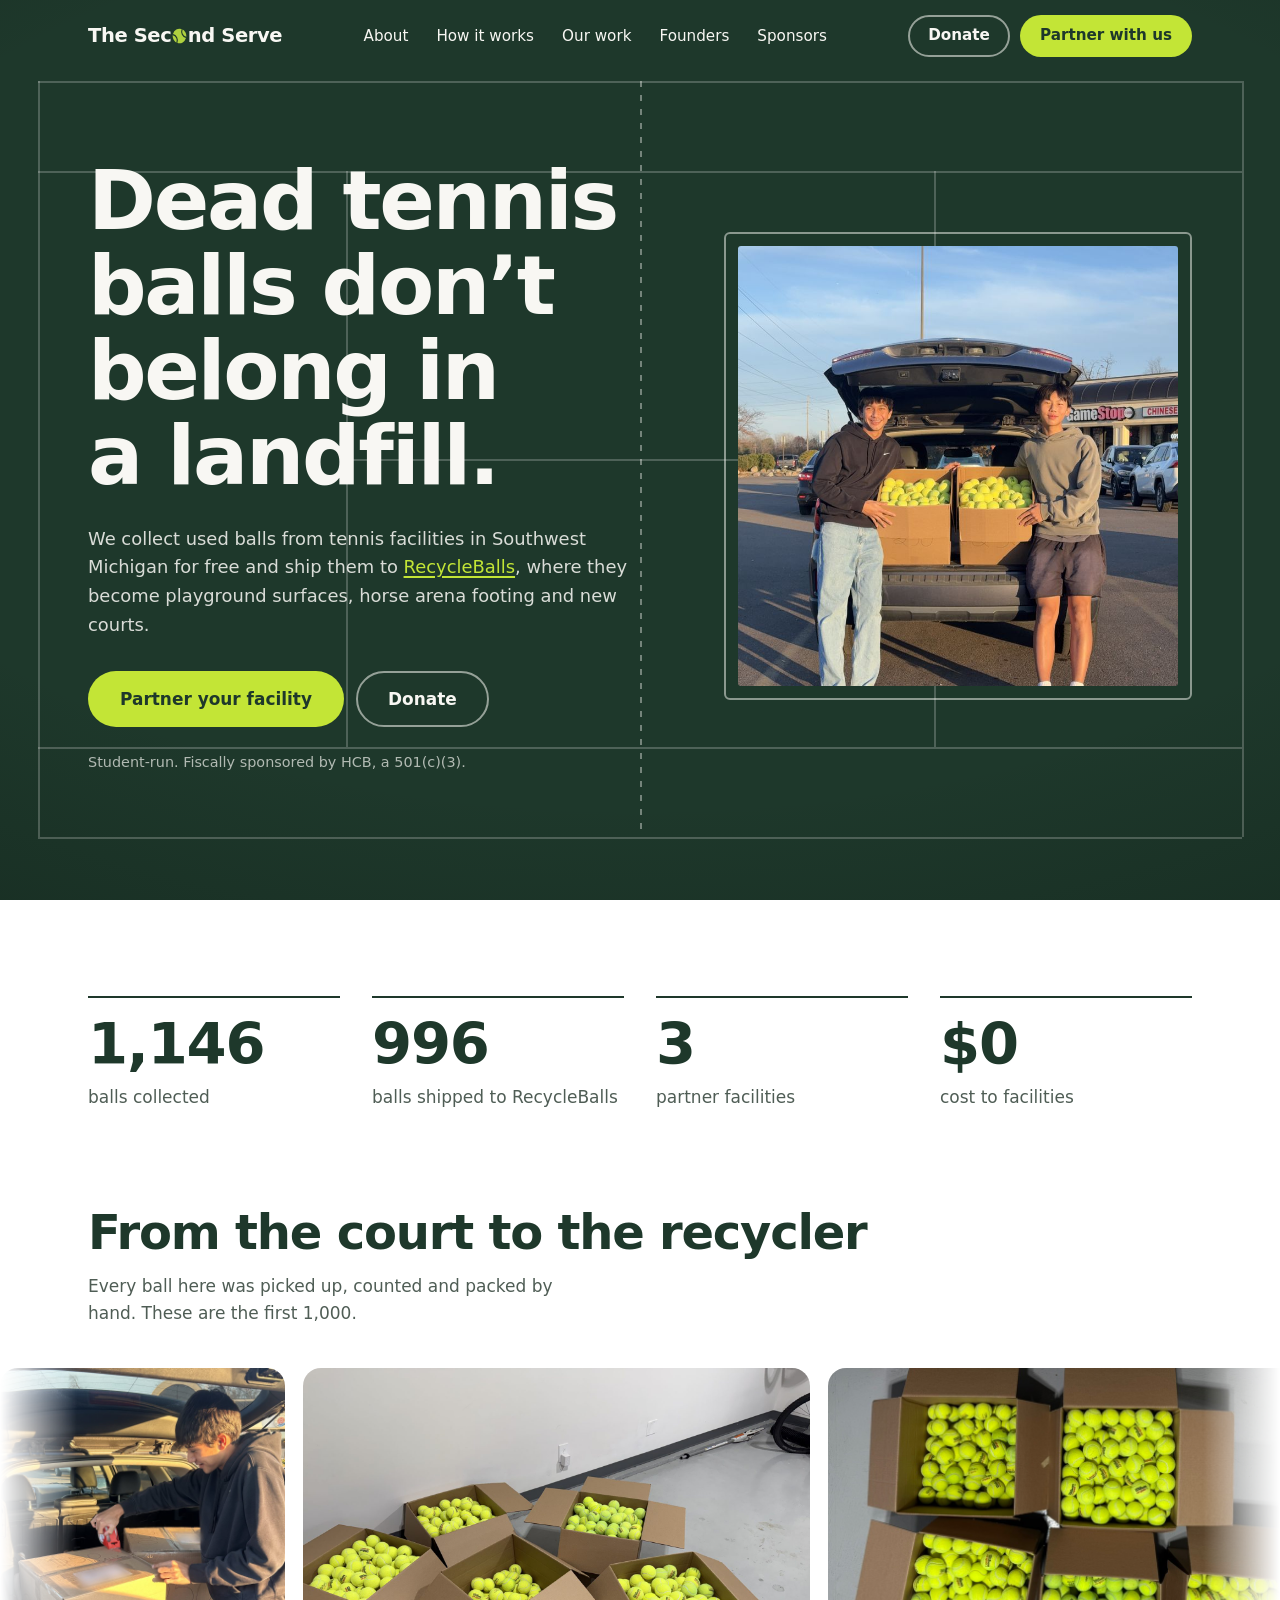
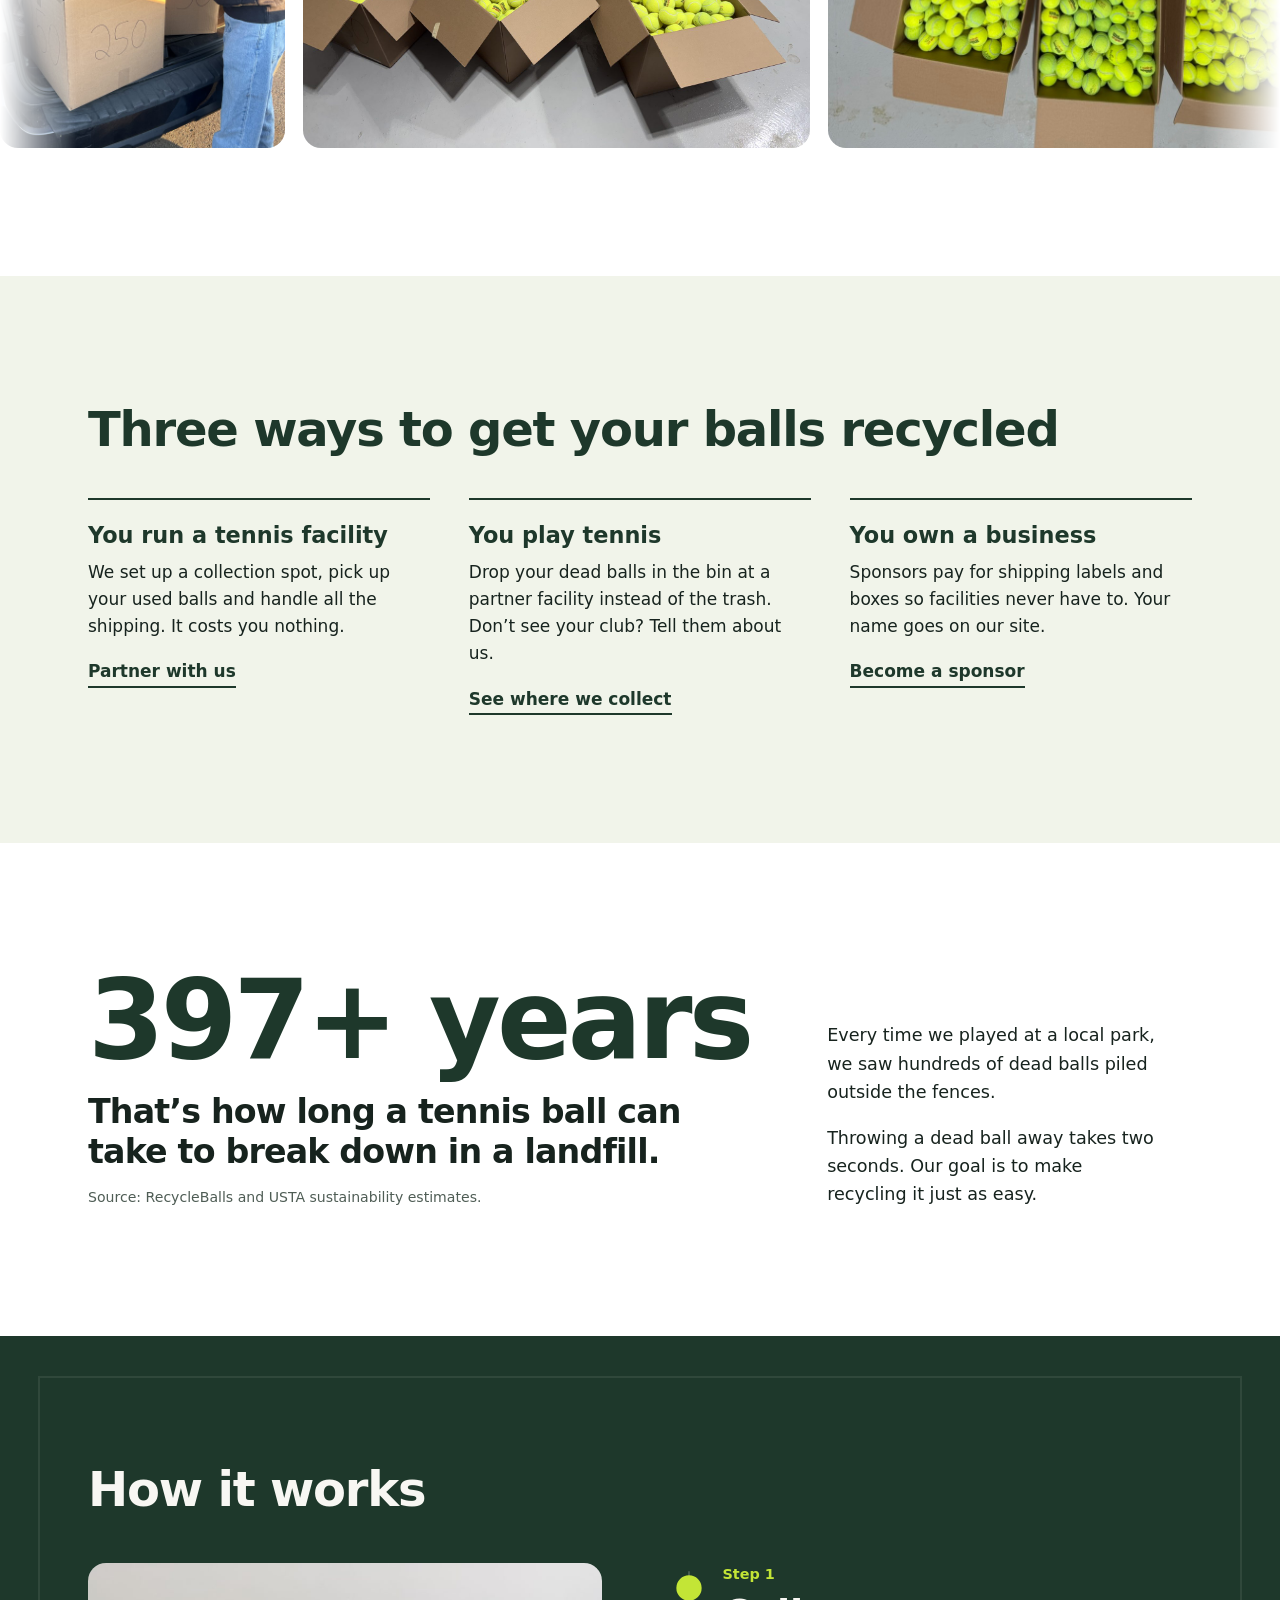
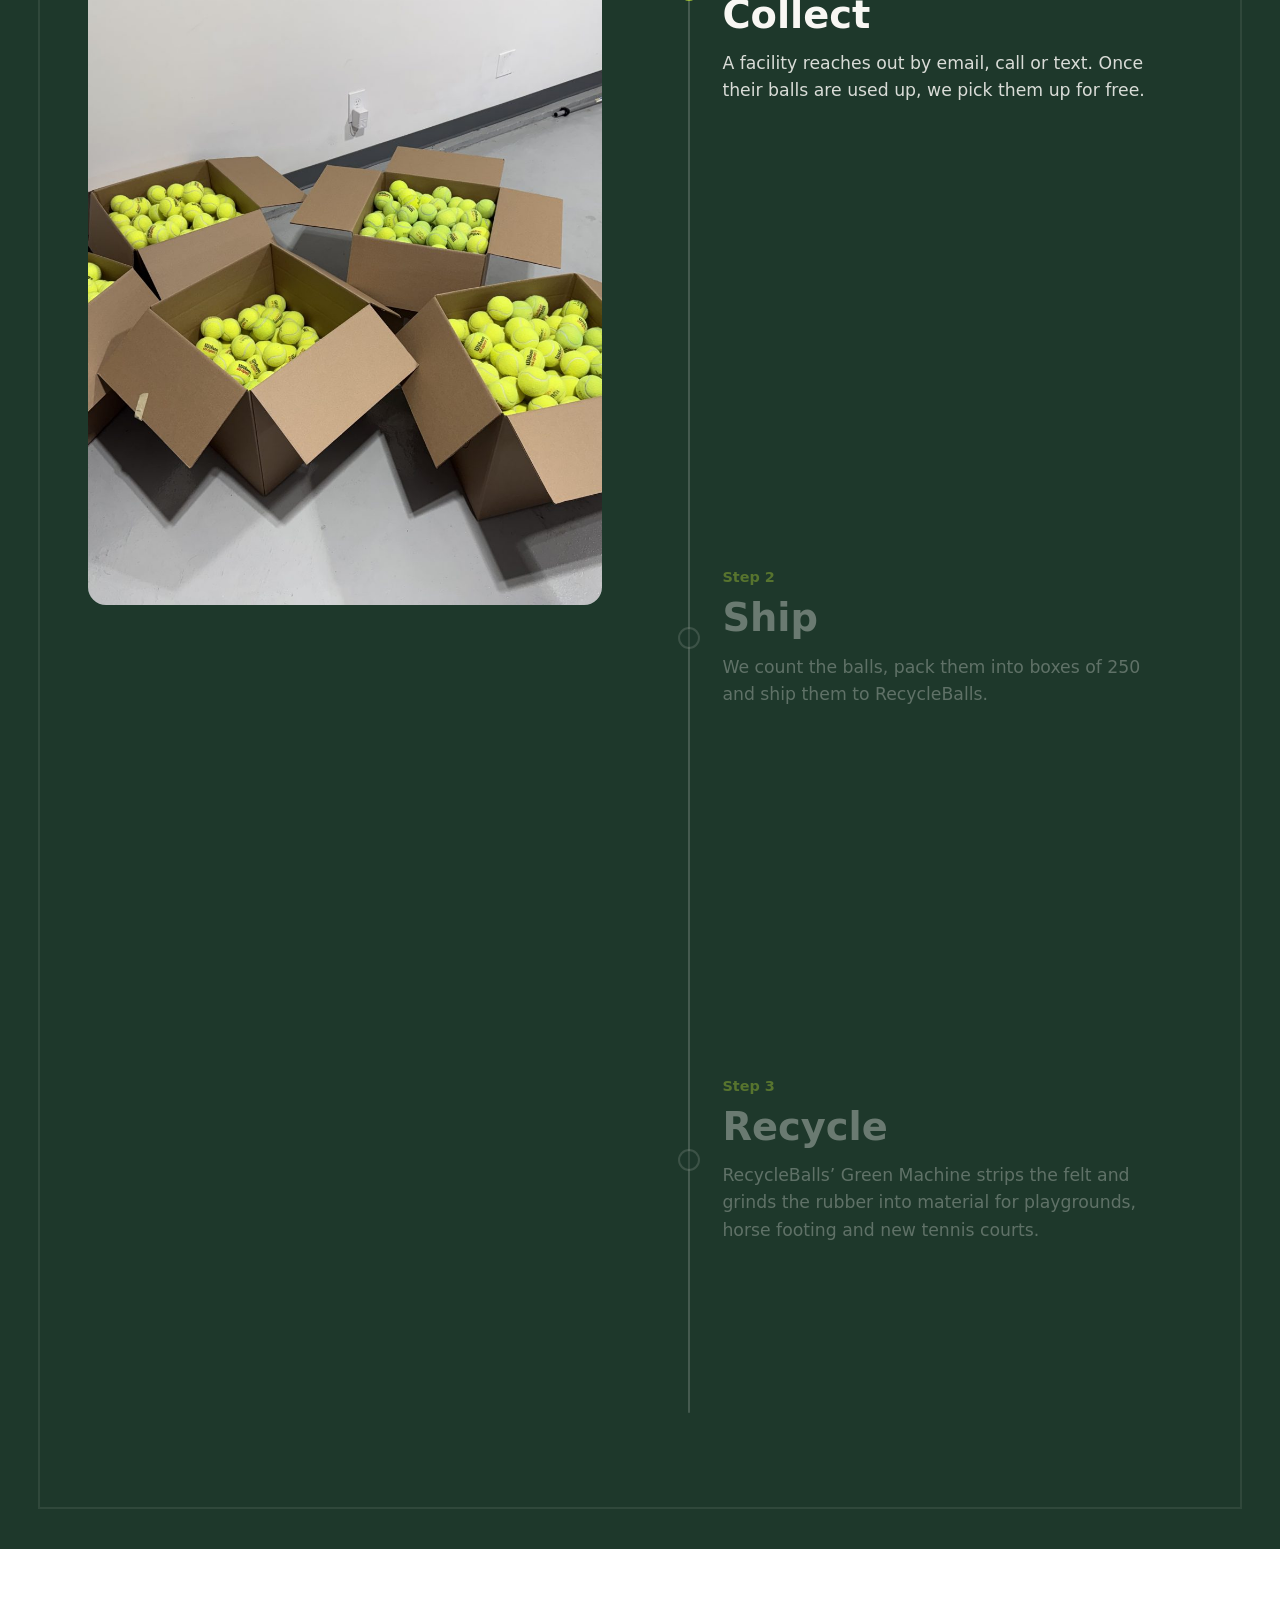
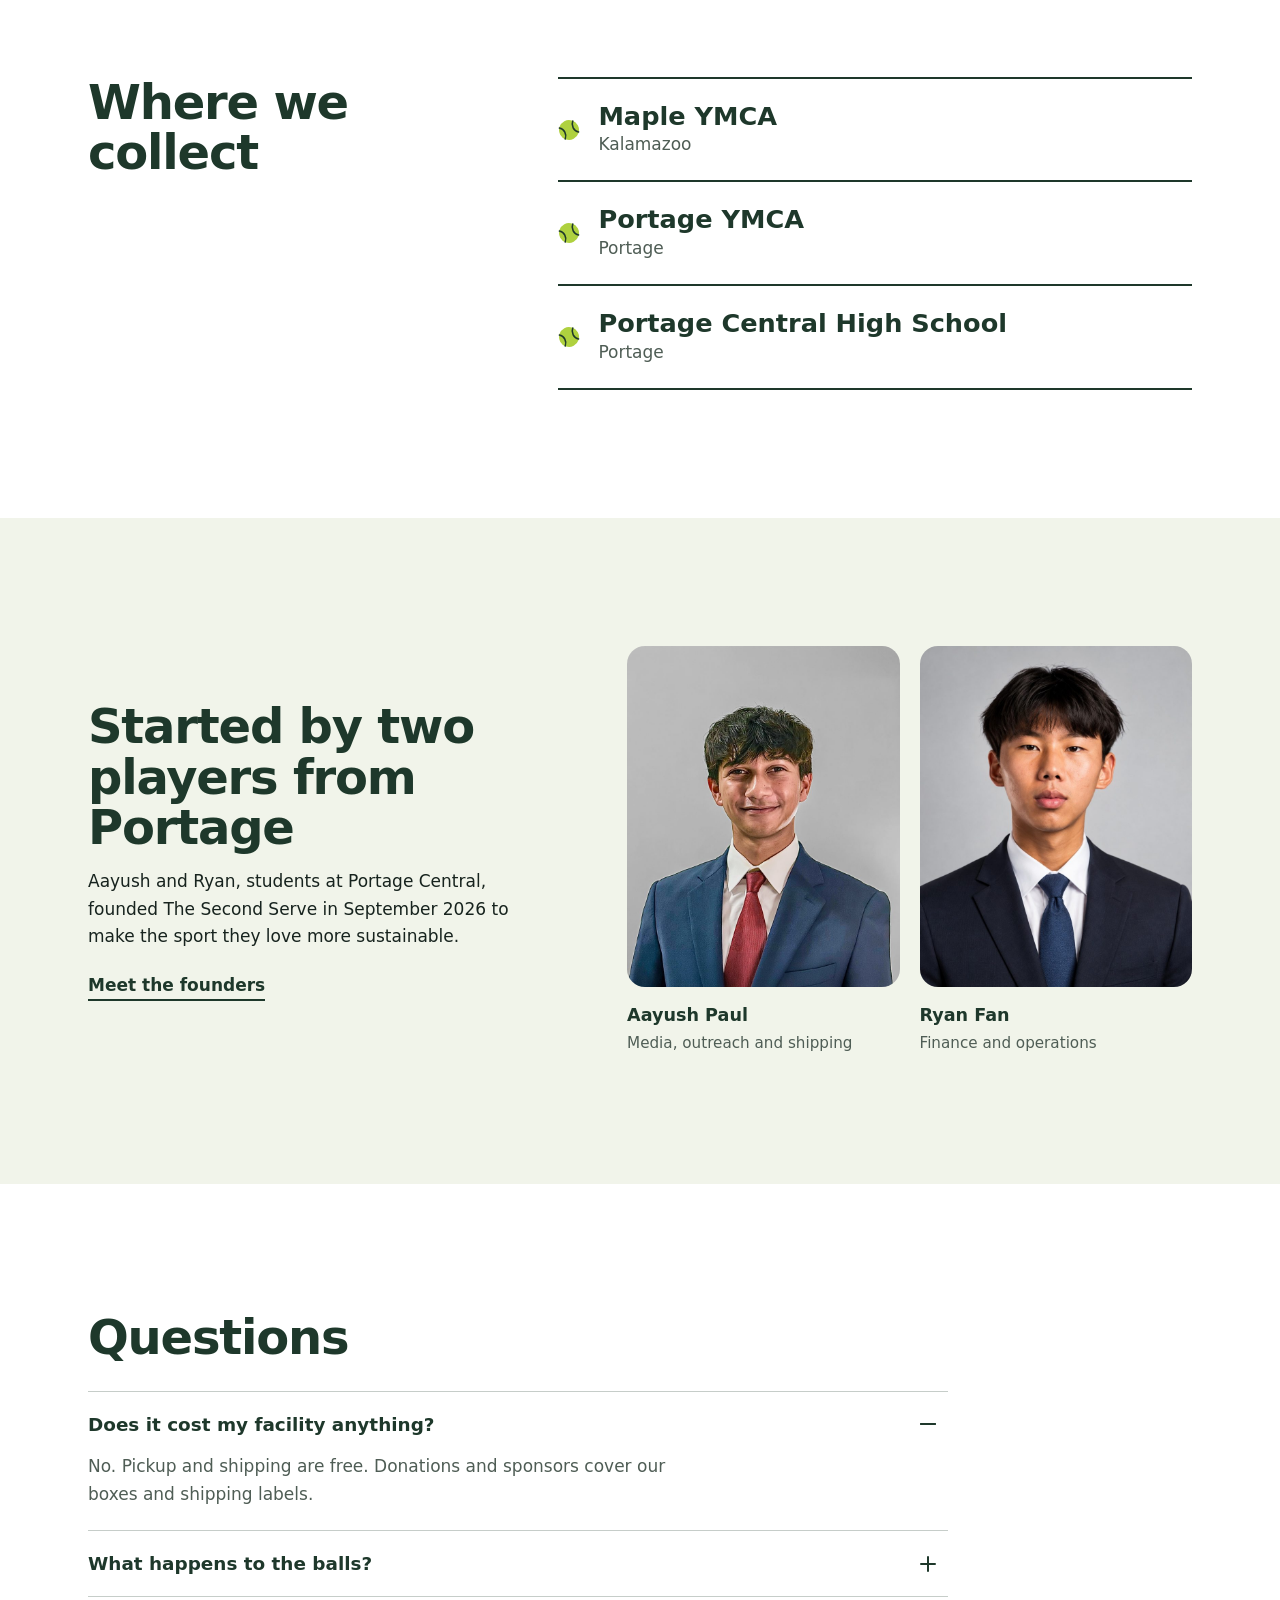
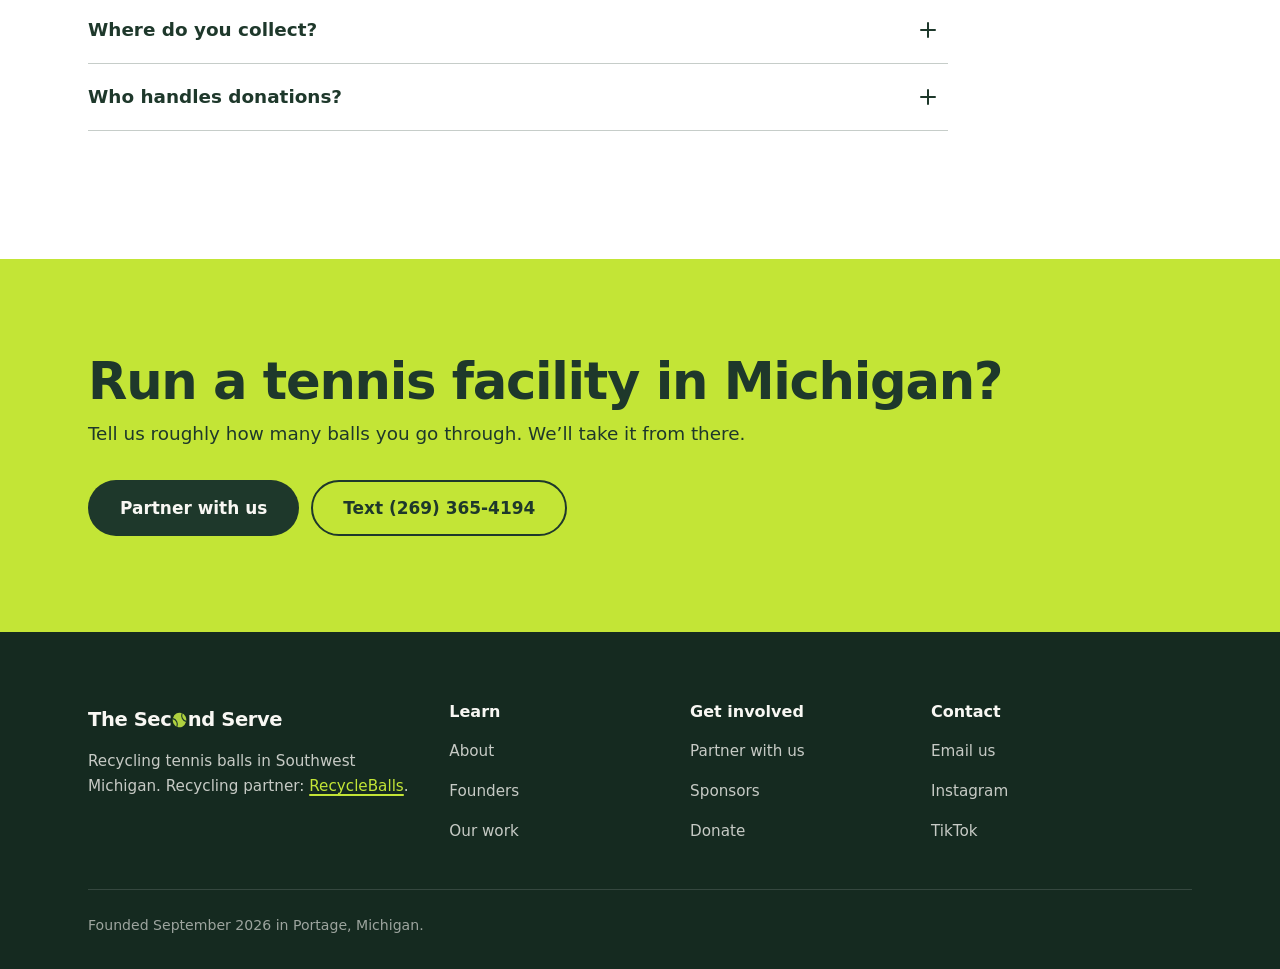
<file: index.html>
<!DOCTYPE html>
<html lang="en">
<head>
  <meta charset="UTF-8" />
  <meta name="viewport" content="width=device-width, initial-scale=1.0" />
  <title>The Second Serve | Tennis Ball Recycling in Southwest Michigan</title>
  <meta name="description" content="The Second Serve collects used tennis balls from facilities in Southwest Michigan for free and ships them to RecycleBalls to be recycled." />
  <meta name="theme-color" content="#1E382B" />
  <meta name="referrer" content="strict-origin-when-cross-origin" />
  <meta http-equiv="Content-Security-Policy" content="default-src 'self'; img-src 'self' data:; style-src 'self' 'unsafe-inline' https://fonts.googleapis.com; font-src https://fonts.gstatic.com; script-src 'self'; connect-src 'self'; base-uri 'self'; form-action 'self' https://hcb.hackclub.com" />
  <link rel="icon" href="favicon.ico" sizes="any" />
  <link rel="icon" type="image/svg+xml" href="assets/favicon.svg" />
  <link rel="icon" type="image/png" sizes="32x32" href="assets/favicon-32.png" />
  <link rel="apple-touch-icon" href="assets/apple-touch-icon.png" />
  <link rel="preconnect" href="https://fonts.googleapis.com" />
  <link rel="preconnect" href="https://fonts.gstatic.com" crossorigin />
  <link rel="stylesheet" href="https://fonts.googleapis.com/css2?family=Plus+Jakarta+Sans:ital,wght@0,400..800;1,400..800&display=swap" />
  <link rel="stylesheet" href="css/site.css" />
  <script src="js/site.js" defer></script>
  <noscript><style>.reveal-up{opacity:1!important;transform:none!important;filter:none!important}.mobile-menu{display:none!important}</style></noscript>
</head>
<body class="is-home">
  <a class="skip-link" href="#main">Skip to content</a>

  <header class="site-header" data-header>
    <div class="wrap header-bar">
      <a href="index.html" class="brand" aria-label="The Second Serve home">
        <span class="brand-name">The Sec<img src="assets/ball.svg" alt="" class="brand-o" width="20" height="20" />nd Serve</span>
      </a>
      <nav class="nav" aria-label="Primary">
        <a href="about.html">About</a>
        <a href="index.html#how">How it works</a>
        <a href="our-work.html">Our work</a>
        <a href="founders.html">Founders</a>
        <a href="sponsors.html">Sponsors</a>
      </nav>
      <div class="header-actions">
        <a href="donate.html" class="btn btn-ghost btn-sm hide-sm">Donate</a>
        <a href="partner.html" class="btn btn-ball btn-sm hide-sm">Partner with us</a>
        <a href="donate.html" class="btn btn-ball btn-sm show-sm">Donate</a>
        <button class="menu-btn" type="button" aria-expanded="false" aria-controls="mobile-menu" data-menu-btn>
          <span class="menu-icon" aria-hidden="true"><span></span><span></span></span>
          <span class="menu-label">Menu</span>
        </button>
      </div>
    </div>
    <div class="mobile-menu" id="mobile-menu" data-menu hidden>
      <nav class="mobile-nav" aria-label="Mobile">
        <a href="index.html" aria-current="page">Home</a>
        <a href="about.html">About</a>
        <a href="index.html#how">How it works</a>
        <a href="our-work.html">Our work</a>
        <a href="founders.html">Founders</a>
        <a href="sponsors.html">Sponsors</a>
      </nav>
      <div class="mobile-cta">
        <a href="partner.html" class="btn btn-ball btn-block">Partner with us</a>
        <a href="donate.html" class="btn btn-ghost btn-block">Donate</a>
      </div>
    </div>
  </header>

  <main id="main">
    <!-- Hero: the court -->
    <section class="hero court" data-hero>
      <div class="court-lines" aria-hidden="true">
        <div class="court-landscape"><i class="h" style="--x:3;--y:9;--l:94;--dl:0s"></i><i class="h" style="--x:3;--y:93;--l:94;--dl:0s"></i><i class="v" style="--x:3;--y:9;--l:84;--dl:0.05s"></i><i class="v" style="--x:97;--y:9;--l:84;--dl:0.05s"></i><i class="h" style="--x:3;--y:19;--l:94;--dl:0.15s"></i><i class="h" style="--x:3;--y:83;--l:94;--dl:0.15s"></i><i class="v" style="--x:27;--y:19;--l:64;--dl:0.3s"></i><i class="v" style="--x:73;--y:19;--l:64;--dl:0.3s"></i><i class="h" style="--x:27;--y:51;--l:46;--dl:0.45s"></i><i class="net v" style="--x:50;--y:9;--l:84"></i></div>
        <div class="court-portrait"><i class="h" style="--x:5;--y:3;--l:90;--dl:0s"></i><i class="h" style="--x:5;--y:98;--l:90;--dl:0s"></i><i class="v" style="--x:5;--y:3;--l:95;--dl:0.05s"></i><i class="v" style="--x:95;--y:3;--l:95;--dl:0.05s"></i><i class="v" style="--x:13;--y:3;--l:95;--dl:0.15s"></i><i class="v" style="--x:87;--y:3;--l:95;--dl:0.15s"></i><i class="h" style="--x:13;--y:30;--l:74;--dl:0.3s"></i><i class="h" style="--x:13;--y:72;--l:74;--dl:0.3s"></i><i class="v" style="--x:50;--y:30;--l:42;--dl:0.45s"></i><i class="net h" style="--x:2;--y:51;--l:96"></i></div>
      </div>
      <div class="serve" aria-hidden="true" data-serve>
        <div class="serve-y"><img src="assets/ball.svg" alt="" class="serve-ball" /></div>
      </div>
      <div class="wrap hero-grid">
        <div class="hero-copy">
          <h1 class="hero-title" data-split>Dead tennis balls don’t belong in a landfill.</h1>
          <p class="hero-lede reveal" style="--d: .55s">We collect used balls from tennis facilities in Southwest Michigan for free and ship them to <a href="https://www.recycleballs.org/" target="_blank" rel="noopener noreferrer">RecycleBalls</a>, where they become playground surfaces, horse arena footing and new courts.</p>
          <div class="hero-actions reveal" style="--d: .7s">
            <a href="partner.html" class="btn btn-ball btn-lg btn-fx" data-magnet><span class="btn-fill" aria-hidden="true"></span><span class="btn-text">Partner your facility</span></a>
            <a href="donate.html" class="btn btn-ghost btn-lg">Donate</a>
          </div>
          <p class="hero-note reveal" style="--d: .85s">Student-run. Fiscally sponsored by HCB, a <span class="nowrap">501(c)(3)</span>.</p>
        </div>
        <figure class="hero-photo reveal" style="--d: .35s" data-tilt>
          <img src="assets/hero-1400.jpg" srcset="assets/hero-800.jpg 800w, assets/hero-1400.jpg 1400w" sizes="(max-width: 860px) 92vw, 46vw" alt="Aayush and Ryan with two boxes of collected tennis balls" width="1400" height="1402" fetchpriority="high" />
        </figure>
      </div>
    </section>

    <!-- Numbers -->
    <section class="section numbers" aria-label="Our numbers so far">
      <div class="wrap stat-row">
        <div class="stat reveal-up"><span class="stat-num" data-count="1150">1,150</span><span class="stat-label">balls collected</span></div>
        <div class="stat reveal-up" style="--d: .08s"><span class="stat-num" data-count="1000">1,000</span><span class="stat-label">balls shipped to RecycleBalls</span></div>
        <div class="stat reveal-up" style="--d: .16s"><span class="stat-num" data-count="3">3</span><span class="stat-label">partner facilities</span></div>
        <div class="stat reveal-up" style="--d: .24s"><span class="stat-num" data-count="0" data-prefix="$">$0</span><span class="stat-label">cost to facilities</span></div>
      </div>
    </section>

    <!-- Photo story -->
    <section class="section story" aria-labelledby="story-title">
      <div class="wrap story-head">
        <h2 id="story-title" class="reveal-up">From the court to the recycler</h2>
        <p class="reveal-up" style="--d: .08s">Every ball here was picked up, counted and packed by hand. These are the first 1,000.</p>
      </div>
      <div class="photo-marquee" data-photo-marquee>
        <div class="photo-track">
          <figure class="ph ph-tall"><img src="assets/packing.jpg" alt="Taping up a box marked 250 balls in the back of a car" loading="lazy" width="1200" height="1600" /></figure>
          <figure class="ph"><img src="assets/boxes.jpg" alt="Five open boxes packed with used tennis balls" loading="lazy" width="1600" height="1200" /></figure>
          <figure class="ph"><img src="assets/Balls1.jpg" alt="Boxes full of tennis balls seen from above" loading="lazy" width="1024" height="768" /></figure>
          <figure class="ph"><img src="assets/Balls2.jpg" alt="Boxes of tennis balls being sorted for shipping" loading="lazy" width="1024" height="768" /></figure>
        </div>
      </div>
    </section>

    <!-- Ways to help -->
    <section class="section paths tint" aria-labelledby="paths-title">
      <div class="wrap">
        <h2 id="paths-title" class="reveal-up">Three ways to get your balls recycled</h2>
        <div class="path-grid">
          <a class="path reveal-up" href="partner.html">
            <h3>You run a tennis facility</h3>
            <p>We set up a collection spot, pick up your used balls and handle all the shipping. It costs you nothing.</p>
            <span class="path-link">Partner with us</span>
          </a>
          <a class="path reveal-up" style="--d: .08s" href="#where">
            <h3>You play tennis</h3>
            <p>Drop your dead balls in the bin at a partner facility instead of the trash. Don’t see your club? Tell them about us.</p>
            <span class="path-link">See where we collect</span>
          </a>
          <a class="path reveal-up" style="--d: .16s" href="sponsors.html">
            <h3>You own a business</h3>
            <p>Sponsors pay for shipping labels and boxes so facilities never have to. Your name goes on our site.</p>
            <span class="path-link">Become a sponsor</span>
          </a>
        </div>
      </div>
    </section>

    <!-- Problem -->
    <section class="section problem" aria-labelledby="problem-title">
      <div class="wrap problem-grid">
        <div>
          <p class="big-stat reveal-up" aria-hidden="true"><span data-count="400">400</span>+ years</p>
          <h2 id="problem-title" class="reveal-up" style="--d: .08s">That’s how long a tennis ball can take to break down in a landfill.</h2>
          <p class="source reveal-up" style="--d: .12s">Source: RecycleBalls and USTA sustainability estimates.</p>
        </div>
        <div class="problem-copy">
          <p class="reveal-up">Every time we played at a local park, we saw hundreds of dead balls piled outside the fences.</p>
          <p class="reveal-up" style="--d: .08s">Throwing a dead ball away takes two seconds. Our goal is to make recycling it just as easy.</p>
        </div>
      </div>
    </section>

    <!-- How it works: sticky story -->
    <section class="section how court-dark" id="how" aria-labelledby="how-title">
      <div class="wrap">
        <h2 id="how-title" class="reveal-up">How it works</h2>
        <div class="how-grid" data-steps>
          <div class="how-media" aria-hidden="true">
            <div class="how-frame">
              <img src="assets/boxes.jpg" alt="" class="is-active" data-step-img="0" loading="lazy" />
              <img src="assets/packing.jpg" alt="" data-step-img="1" loading="lazy" />
              <div class="how-graphic" data-step-img="2">
                <img src="assets/ball.svg" alt="" class="how-graphic-ball" />
                <span>Playgrounds, horse footing and new courts</span>
              </div>
            </div>
          </div>
          <div class="steps-wrap">
          <span class="steps-rail" aria-hidden="true"><span class="steps-fill" data-steps-fill></span></span>
          <ol class="steps">
            <li class="step is-active" data-step="0">
              <span class="step-num">Step 1</span>
              <h3>Collect</h3>
              <p>A facility reaches out by email, call or text. Once their balls are used up, we pick them up for free.</p>
              <img class="step-photo" src="assets/boxes.jpg" alt="Boxes of collected tennis balls" loading="lazy" />
            </li>
            <li class="step" data-step="1">
              <span class="step-num">Step 2</span>
              <h3>Ship</h3>
              <p>We count the balls, pack them into boxes of 250 and ship them to RecycleBalls.</p>
              <img class="step-photo" src="assets/packing.jpg" alt="Packing a box of 250 balls for shipping" loading="lazy" />
            </li>
            <li class="step" data-step="2">
              <span class="step-num">Step 3</span>
              <h3>Recycle</h3>
              <p>RecycleBalls’ Green Machine strips the felt and grinds the rubber into material for playgrounds, horse footing and new tennis courts.</p>
            </li>
          </ol>
          </div>
        </div>
      </div>
    </section>

    <!-- Where we collect -->
    <section class="section where" id="where" aria-labelledby="where-title">
      <div class="wrap where-grid">
        <h2 id="where-title" class="reveal-up">Where we collect</h2>
        <ul class="where-list">
          <li class="reveal-up"><img src="assets/ball.svg" alt="" width="22" height="22" /><span><strong>Maple YMCA</strong>Kalamazoo</span></li>
          <li class="reveal-up" style="--d: .08s"><img src="assets/ball.svg" alt="" width="22" height="22" /><span><strong>Portage YMCA</strong>Portage</span></li>
          <li class="reveal-up" style="--d: .16s"><img src="assets/ball.svg" alt="" width="22" height="22" /><span><strong>Portage Central High School</strong>Portage</span></li>
        </ul>
      </div>
    </section>

    <!-- Founders -->
    <section class="section founders tint" aria-labelledby="founders-title">
      <div class="wrap founders-grid">
        <div class="founders-copy">
          <h2 id="founders-title" class="reveal-up">Started by two players from Portage</h2>
          <p class="reveal-up" style="--d: .08s">Aayush and Ryan, students at Portage Central, founded The Second Serve in September 2026 to make the sport they love more sustainable.</p>
          <a class="text-link reveal-up" style="--d: .12s" href="founders.html">Meet the founders</a>
        </div>
        <div class="founder-cards">
          <figure class="founder reveal-up" data-tilt>
            <img class="founder-photo" src="assets/aayush-800.jpg" alt="Aayush Paul" loading="lazy" width="800" height="1000" />
            <figcaption><strong>Aayush Paul</strong><span>Media, outreach and shipping</span></figcaption>
          </figure>
          <figure class="founder reveal-up" style="--d: .1s" data-tilt>
            <img class="founder-photo" src="assets/ryan-800.jpg" alt="Ryan Fan" loading="lazy" width="800" height="1000" />
            <figcaption><strong>Ryan Fan</strong><span>Finance and operations</span></figcaption>
          </figure>
        </div>
      </div>
    </section>

    <!-- FAQ -->
    <section class="section faq" aria-labelledby="faq-title">
      <div class="wrap faq-grid">
        <h2 id="faq-title" class="reveal-up">Questions</h2>
        <div class="faq-list" data-faq>
          <details open>
            <summary>Does it cost my facility anything?</summary>
            <div class="faq-body"><p>No. Pickup and shipping are free. Donations and sponsors cover our boxes and shipping labels.</p></div>
          </details>
          <details>
            <summary>What happens to the balls?</summary>
            <div class="faq-body"><p>RecycleBalls removes the felt and grinds the rubber into material for playgrounds, horse arenas and new tennis courts.</p></div>
          </details>
          <details>
            <summary>Where do you collect?</summary>
            <div class="faq-body"><p>Southwest Michigan for now, and we’re expanding within the state. If your facility is in Michigan, reach out.</p></div>
          </details>
          <details>
            <summary>Who handles donations?</summary>
            <div class="faq-body"><p>Donations go through HCB, our fiscal sponsor, which is part of The Hack Foundation, a 501(c)(3) nonprofit.</p></div>
          </details>
        </div>
      </div>
    </section>

    <!-- Closing CTA -->
    <section class="cta-band">
      <div class="wrap cta-grid">
        <div>
          <h2 class="reveal-up">Run a tennis facility in Michigan?</h2>
          <p class="reveal-up" style="--d: .08s">Tell us roughly how many balls you go through. We’ll take it from there.</p>
        </div>
        <div class="cta-actions reveal-up" style="--d: .12s">
          <a href="partner.html" class="btn btn-court btn-lg btn-fx" data-magnet><span class="btn-fill" aria-hidden="true"></span><span class="btn-text">Partner with us</span></a>
          <a href="sms:+12693654194" class="btn btn-outline-court btn-lg">Text (269) 365-4194</a>
        </div>
      </div>
    </section>
  </main>

  <footer class="site-footer">
    <div class="wrap">
      <div class="footer-grid">
        <div class="footer-brand">
          <a href="index.html" class="brand" aria-label="The Second Serve home"><span class="brand-name">The Sec<img src="assets/ball.svg" alt="" class="brand-o" width="20" height="20" />nd Serve</span></a>
          <p>Recycling tennis balls in Southwest Michigan. Recycling partner: <a href="https://www.recycleballs.org/" target="_blank" rel="noopener noreferrer">RecycleBalls</a>.</p>
        </div>
        <div class="footer-col">
          <h2>Learn</h2>
          <a href="about.html">About</a>
          <a href="founders.html">Founders</a>
          <a href="our-work.html">Our work</a>
        </div>
        <div class="footer-col">
          <h2>Get involved</h2>
          <a href="partner.html">Partner with us</a>
          <a href="sponsors.html">Sponsors</a>
          <a href="donate.html">Donate</a>
        </div>
        <div class="footer-col">
          <h2>Contact</h2>
          <a href="mailto:thesecondservemichigan@gmail.com">Email us</a>
          <a href="https://www.instagram.com/the_secondserve/" target="_blank" rel="noopener noreferrer">Instagram</a>
          <a href="https://www.tiktok.com/@the_secondserve" target="_blank" rel="noopener noreferrer">TikTok</a>
        </div>
      </div>
      <p class="footer-bottom">Founded September 2026 in Portage, Michigan.</p>
    </div>
  </footer>
</body>
</html>
</file>
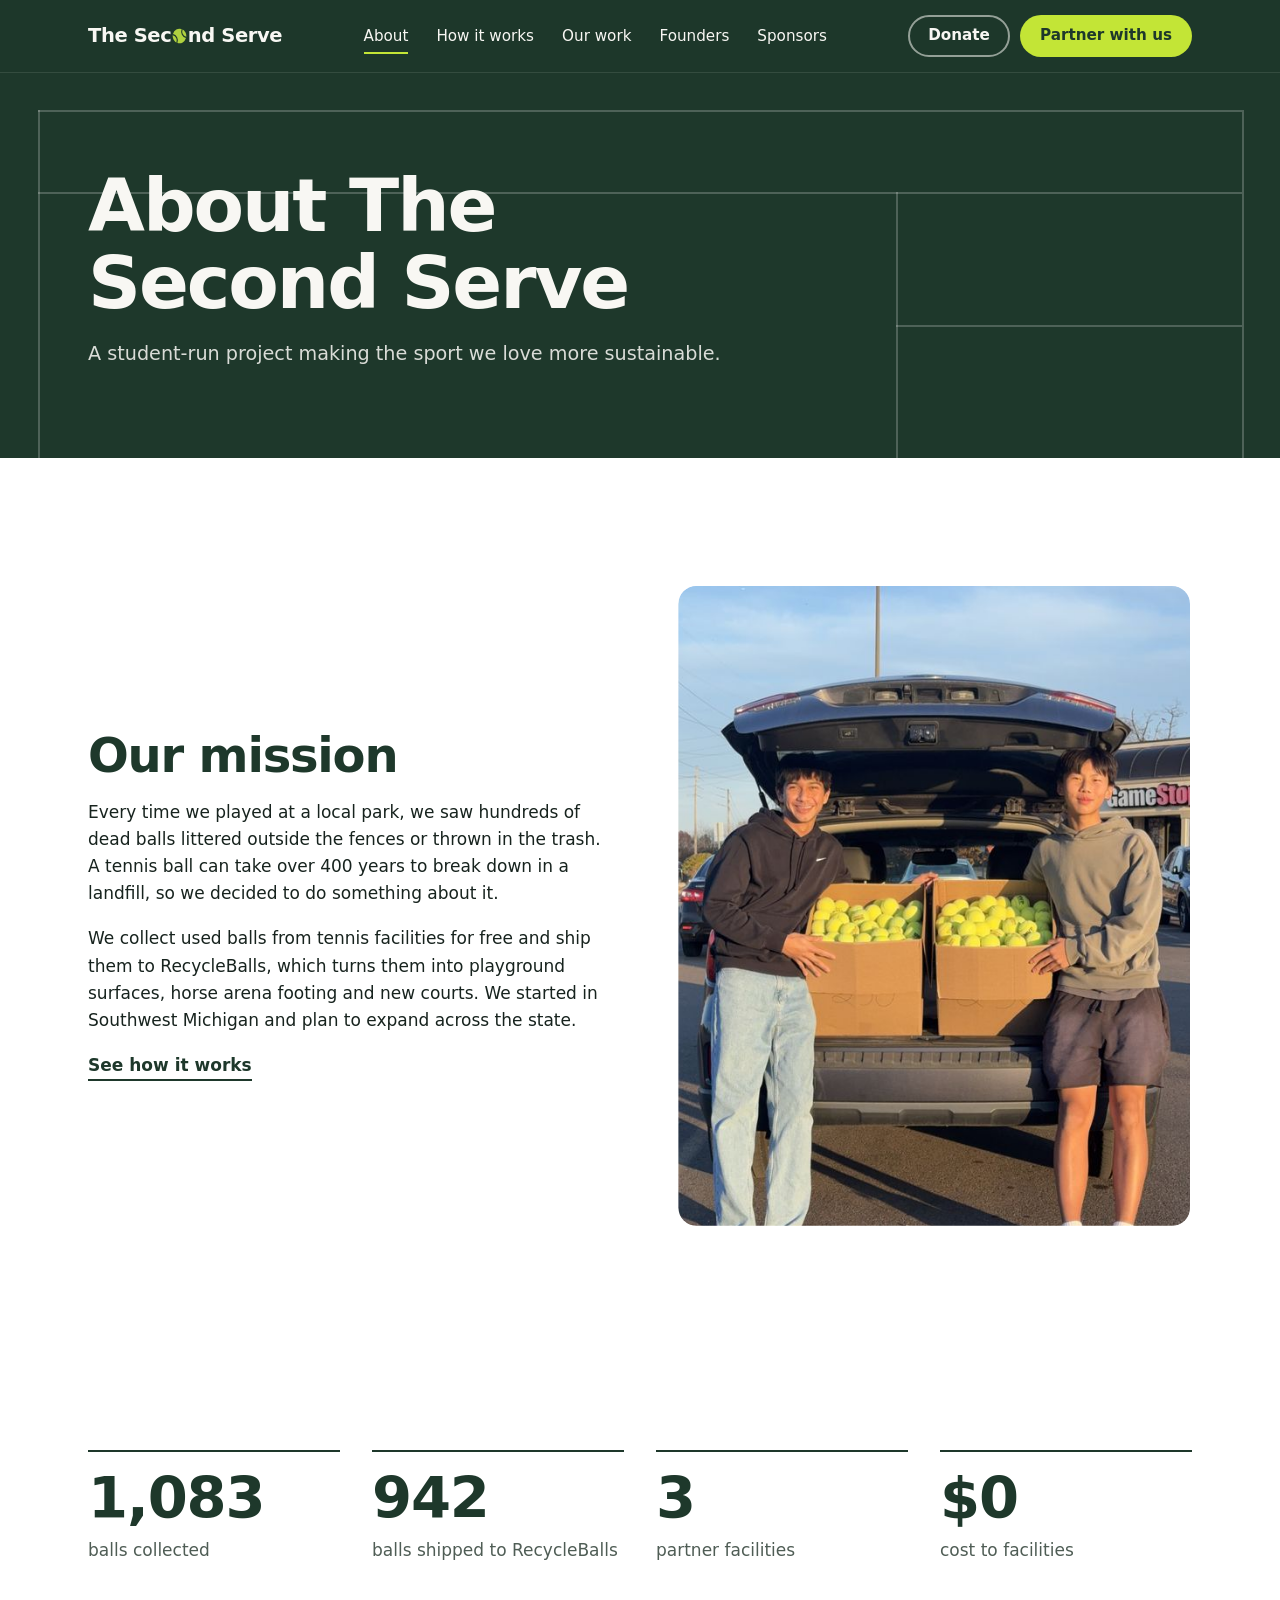
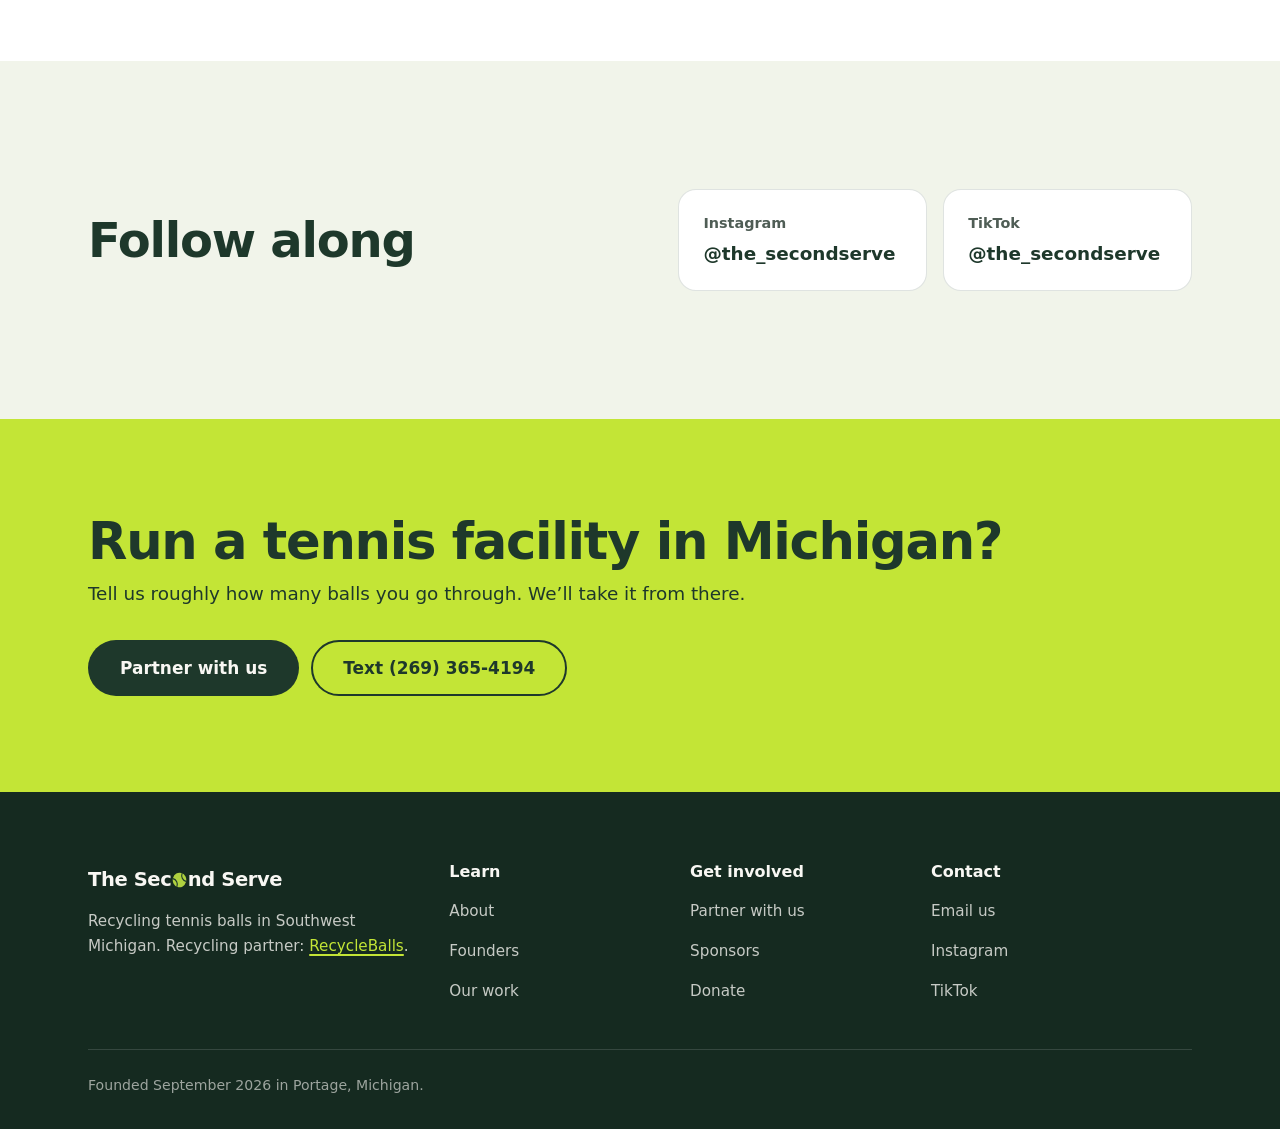
<file: about.html>
<!DOCTYPE html>
<html lang="en">
<head>
  <meta charset="UTF-8" />
  <meta name="viewport" content="width=device-width, initial-scale=1.0" />
  <title>About | The Second Serve</title>
  <meta name="description" content="Why The Second Serve exists and how we keep tennis balls out of landfills in Southwest Michigan." />
  <meta name="theme-color" content="#1E382B" />
  <meta name="referrer" content="strict-origin-when-cross-origin" />
  <meta http-equiv="Content-Security-Policy" content="default-src 'self'; img-src 'self' data:; style-src 'self' 'unsafe-inline' https://fonts.googleapis.com; font-src https://fonts.gstatic.com; script-src 'self'; connect-src 'self'; base-uri 'self'; form-action 'self' https://hcb.hackclub.com" />
  <link rel="icon" href="favicon.ico" sizes="any" />
  <link rel="icon" type="image/svg+xml" href="assets/favicon.svg" />
  <link rel="icon" type="image/png" sizes="32x32" href="assets/favicon-32.png" />
  <link rel="apple-touch-icon" href="assets/apple-touch-icon.png" />
  <link rel="preconnect" href="https://fonts.googleapis.com" />
  <link rel="preconnect" href="https://fonts.gstatic.com" crossorigin />
  <link rel="stylesheet" href="https://fonts.googleapis.com/css2?family=Plus+Jakarta+Sans:ital,wght@0,400..800;1,400..800&display=swap" />
  <link rel="stylesheet" href="css/site.css" />
  <script src="js/site.js" defer></script>
  <noscript><style>.reveal-up{opacity:1!important;transform:none!important;filter:none!important}.mobile-menu{display:none!important}</style></noscript>
</head>
<body>
  <a class="skip-link" href="#main">Skip to content</a>

  <header class="site-header" data-header>
    <div class="wrap header-bar">
      <a href="index.html" class="brand" aria-label="The Second Serve home">
        <span class="brand-name">The Sec<img src="assets/ball.svg" alt="" class="brand-o" width="20" height="20" />nd Serve</span>
      </a>
      <nav class="nav" aria-label="Primary">
        <a href="about.html" aria-current="page">About</a>
        <a href="index.html#how">How it works</a>
        <a href="our-work.html">Our work</a>
        <a href="founders.html">Founders</a>
        <a href="sponsors.html">Sponsors</a>
      </nav>
      <div class="header-actions">
        <a href="donate.html" class="btn btn-ghost btn-sm hide-sm">Donate</a>
        <a href="partner.html" class="btn btn-ball btn-sm hide-sm">Partner with us</a>
        <a href="donate.html" class="btn btn-ball btn-sm show-sm">Donate</a>
        <button class="menu-btn" type="button" aria-expanded="false" aria-controls="mobile-menu" data-menu-btn>
          <span class="menu-icon" aria-hidden="true"><span></span><span></span></span>
          <span class="menu-label">Menu</span>
        </button>
      </div>
    </div>
    <div class="mobile-menu" id="mobile-menu" data-menu hidden>
      <nav class="mobile-nav" aria-label="Mobile">
        <a href="index.html">Home</a>
        <a href="about.html" aria-current="page">About</a>
        <a href="index.html#how">How it works</a>
        <a href="our-work.html">Our work</a>
        <a href="founders.html">Founders</a>
        <a href="sponsors.html">Sponsors</a>
      </nav>
      <div class="mobile-cta">
        <a href="partner.html" class="btn btn-ball btn-block">Partner with us</a>
        <a href="donate.html" class="btn btn-ghost btn-block">Donate</a>
      </div>
    </div>
  </header>

  <main id="main">
    <section class="page-hero court">
      <div class="court-lines" aria-hidden="true">
        <div class="court-landscape"><i class="h" style="--x:3;--y:24;--l:94;--dl:0s"></i><i class="v" style="--x:3;--y:24;--l:76;--dl:0.05s"></i><i class="v" style="--x:97;--y:24;--l:76;--dl:0.05s"></i><i class="h" style="--x:3;--y:42;--l:94;--dl:0.15s"></i><i class="v" style="--x:70;--y:42;--l:58;--dl:0.3s"></i><i class="h" style="--x:70;--y:71;--l:27;--dl:0.45s"></i></div>
        <div class="court-portrait"><i class="h" style="--x:5;--y:22;--l:90;--dl:0s"></i><i class="v" style="--x:5;--y:22;--l:78;--dl:0.05s"></i><i class="v" style="--x:95;--y:22;--l:78;--dl:0.05s"></i><i class="v" style="--x:13;--y:22;--l:78;--dl:0.15s"></i><i class="v" style="--x:87;--y:22;--l:78;--dl:0.15s"></i></div>
      </div>
      <div class="wrap">
        <div class="page-hero-copy">
          <h1 class="page-title" data-split>About The Second Serve</h1>
          <p class="page-lede reveal" style="--d: .45s">A student-run project making the sport we love more sustainable.</p>
        </div>
      </div>
    </section>

    <section class="section">
      <div class="wrap split">
        <div class="split-copy">
          <h2 class="reveal-up">Our mission</h2>
          <p class="reveal-up" style="--d: .08s">Every time we played at a local park, we saw hundreds of dead balls littered outside the fences or thrown in the trash. A tennis ball can take over 400 years to break down in a landfill, so we decided to do something about it.</p>
          <p class="reveal-up" style="--d: .12s">We collect used balls from tennis facilities for free and ship them to RecycleBalls, which turns them into playground surfaces, horse arena footing and new courts. We started in Southwest Michigan and plan to expand across the state.</p>
          <a class="text-link reveal-up" style="--d: .16s" href="index.html#how">See how it works</a>
        </div>
        <figure class="split-photo reveal-clip"><img src="assets/hero-1400.jpg" srcset="assets/hero-800.jpg 800w, assets/hero-1400.jpg 1400w" sizes="(max-width: 860px) 92vw, 46vw" alt="Aayush and Ryan with two boxes of collected tennis balls" width="1400" height="1402" loading="lazy" data-parallax /></figure>
      </div>
    </section>

    <!-- Numbers -->
    <section class="section numbers" aria-label="Our numbers so far">
      <div class="wrap stat-row">
        <div class="stat reveal-up"><span class="stat-num" data-count="1150">1,150</span><span class="stat-label">balls collected</span></div>
        <div class="stat reveal-up" style="--d: .08s"><span class="stat-num" data-count="1000">1,000</span><span class="stat-label">balls shipped to RecycleBalls</span></div>
        <div class="stat reveal-up" style="--d: .16s"><span class="stat-num" data-count="3">3</span><span class="stat-label">partner facilities</span></div>
        <div class="stat reveal-up" style="--d: .24s"><span class="stat-num" data-count="0" data-prefix="$">$0</span><span class="stat-label">cost to facilities</span></div>
      </div>
    </section>

    <section class="section tint">
      <div class="wrap split split-center">
        <h2 class="reveal-up">Follow along</h2>
        <div class="social-grid">
          <a class="social reveal-up" href="https://www.instagram.com/the_secondserve/" target="_blank" rel="noopener noreferrer"><span class="social-label">Instagram</span><strong>@the_secondserve</strong></a>
          <a class="social reveal-up" style="--d: .08s" href="https://www.tiktok.com/@the_secondserve" target="_blank" rel="noopener noreferrer"><span class="social-label">TikTok</span><strong>@the_secondserve</strong></a>
        </div>
      </div>
    </section>

    <!-- Closing CTA -->
    <section class="cta-band">
      <div class="wrap cta-grid">
        <div>
          <h2 class="reveal-up">Run a tennis facility in Michigan?</h2>
          <p class="reveal-up" style="--d: .08s">Tell us roughly how many balls you go through. We’ll take it from there.</p>
        </div>
        <div class="cta-actions reveal-up" style="--d: .12s">
          <a href="partner.html" class="btn btn-court btn-lg btn-fx" data-magnet><span class="btn-fill" aria-hidden="true"></span><span class="btn-text">Partner with us</span></a>
          <a href="sms:+12693654194" class="btn btn-outline-court btn-lg">Text (269) 365-4194</a>
        </div>
      </div>
    </section>
  </main>

  <footer class="site-footer">
    <div class="wrap">
      <div class="footer-grid">
        <div class="footer-brand">
          <a href="index.html" class="brand" aria-label="The Second Serve home"><span class="brand-name">The Sec<img src="assets/ball.svg" alt="" class="brand-o" width="20" height="20" />nd Serve</span></a>
          <p>Recycling tennis balls in Southwest Michigan. Recycling partner: <a href="https://www.recycleballs.org/" target="_blank" rel="noopener noreferrer">RecycleBalls</a>.</p>
        </div>
        <div class="footer-col">
          <h2>Learn</h2>
          <a href="about.html">About</a>
          <a href="founders.html">Founders</a>
          <a href="our-work.html">Our work</a>
        </div>
        <div class="footer-col">
          <h2>Get involved</h2>
          <a href="partner.html">Partner with us</a>
          <a href="sponsors.html">Sponsors</a>
          <a href="donate.html">Donate</a>
        </div>
        <div class="footer-col">
          <h2>Contact</h2>
          <a href="mailto:thesecondservemichigan@gmail.com">Email us</a>
          <a href="https://www.instagram.com/the_secondserve/" target="_blank" rel="noopener noreferrer">Instagram</a>
          <a href="https://www.tiktok.com/@the_secondserve" target="_blank" rel="noopener noreferrer">TikTok</a>
        </div>
      </div>
      <p class="footer-bottom">Founded September 2026 in Portage, Michigan.</p>
    </div>
  </footer>
</body>
</html>
</file>
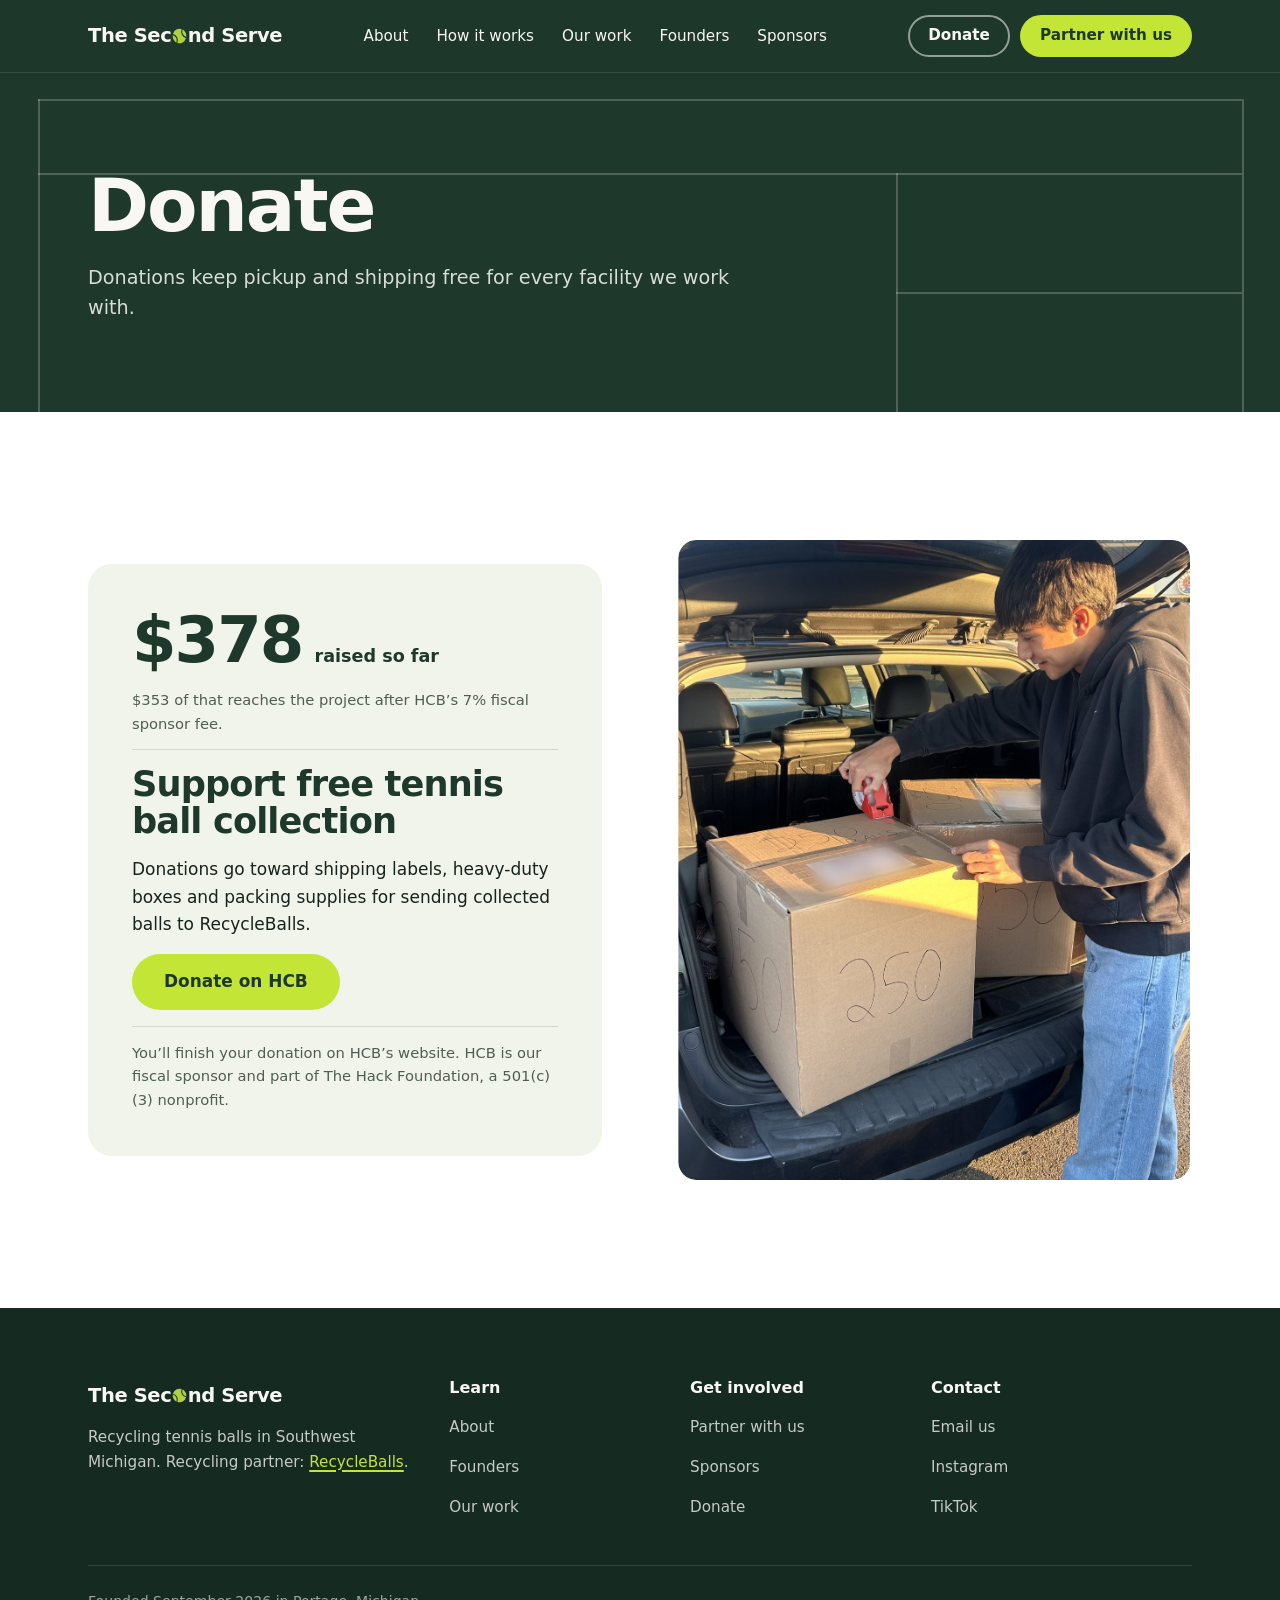
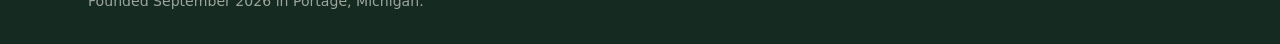
<file: donate.html>
<!DOCTYPE html>
<html lang="en">
<head>
  <meta charset="UTF-8" />
  <meta name="viewport" content="width=device-width, initial-scale=1.0" />
  <title>Donate | The Second Serve</title>
  <meta name="description" content="Donate to The Second Serve to keep tennis ball collection free for facilities in Southwest Michigan." />
  <meta name="theme-color" content="#1E382B" />
  <meta name="referrer" content="strict-origin-when-cross-origin" />
  <meta http-equiv="Content-Security-Policy" content="default-src 'self'; img-src 'self' data:; style-src 'self' 'unsafe-inline' https://fonts.googleapis.com; font-src https://fonts.gstatic.com; script-src 'self'; connect-src 'self'; base-uri 'self'; form-action 'self' https://hcb.hackclub.com" />
  <link rel="icon" href="favicon.ico" sizes="any" />
  <link rel="icon" type="image/svg+xml" href="assets/favicon.svg" />
  <link rel="icon" type="image/png" sizes="32x32" href="assets/favicon-32.png" />
  <link rel="apple-touch-icon" href="assets/apple-touch-icon.png" />
  <link rel="preconnect" href="https://fonts.googleapis.com" />
  <link rel="preconnect" href="https://fonts.gstatic.com" crossorigin />
  <link rel="stylesheet" href="https://fonts.googleapis.com/css2?family=Plus+Jakarta+Sans:ital,wght@0,400..800;1,400..800&display=swap" />
  <link rel="stylesheet" href="css/site.css" />
  <script src="js/site.js" defer></script>
  <noscript><style>.reveal-up{opacity:1!important;transform:none!important;filter:none!important}.mobile-menu{display:none!important}</style></noscript>
</head>
<body>
  <a class="skip-link" href="#main">Skip to content</a>

  <header class="site-header" data-header>
    <div class="wrap header-bar">
      <a href="index.html" class="brand" aria-label="The Second Serve home">
        <span class="brand-name">The Sec<img src="assets/ball.svg" alt="" class="brand-o" width="20" height="20" />nd Serve</span>
      </a>
      <nav class="nav" aria-label="Primary">
        <a href="about.html">About</a>
        <a href="index.html#how">How it works</a>
        <a href="our-work.html">Our work</a>
        <a href="founders.html">Founders</a>
        <a href="sponsors.html">Sponsors</a>
      </nav>
      <div class="header-actions">
        <a href="donate.html" class="btn btn-ghost btn-sm hide-sm">Donate</a>
        <a href="partner.html" class="btn btn-ball btn-sm hide-sm">Partner with us</a>
        <a href="donate.html" class="btn btn-ball btn-sm show-sm">Donate</a>
        <button class="menu-btn" type="button" aria-expanded="false" aria-controls="mobile-menu" data-menu-btn>
          <span class="menu-icon" aria-hidden="true"><span></span><span></span></span>
          <span class="menu-label">Menu</span>
        </button>
      </div>
    </div>
    <div class="mobile-menu" id="mobile-menu" data-menu hidden>
      <nav class="mobile-nav" aria-label="Mobile">
        <a href="index.html">Home</a>
        <a href="about.html">About</a>
        <a href="index.html#how">How it works</a>
        <a href="our-work.html">Our work</a>
        <a href="founders.html">Founders</a>
        <a href="sponsors.html">Sponsors</a>
      </nav>
      <div class="mobile-cta">
        <a href="partner.html" class="btn btn-ball btn-block">Partner with us</a>
        <a href="donate.html" class="btn btn-ghost btn-block">Donate</a>
      </div>
    </div>
  </header>

  <main id="main">
    <section class="page-hero court">
      <div class="court-lines" aria-hidden="true">
        <div class="court-landscape"><i class="h" style="--x:3;--y:24;--l:94;--dl:0s"></i><i class="v" style="--x:3;--y:24;--l:76;--dl:0.05s"></i><i class="v" style="--x:97;--y:24;--l:76;--dl:0.05s"></i><i class="h" style="--x:3;--y:42;--l:94;--dl:0.15s"></i><i class="v" style="--x:70;--y:42;--l:58;--dl:0.3s"></i><i class="h" style="--x:70;--y:71;--l:27;--dl:0.45s"></i></div>
        <div class="court-portrait"><i class="h" style="--x:5;--y:22;--l:90;--dl:0s"></i><i class="v" style="--x:5;--y:22;--l:78;--dl:0.05s"></i><i class="v" style="--x:95;--y:22;--l:78;--dl:0.05s"></i><i class="v" style="--x:13;--y:22;--l:78;--dl:0.15s"></i><i class="v" style="--x:87;--y:22;--l:78;--dl:0.15s"></i></div>
      </div>
      <div class="wrap">
        <div class="page-hero-copy">
          <h1 class="page-title" data-split>Donate</h1>
          <p class="page-lede reveal" style="--d: .45s">Donations keep pickup and shipping free for every facility we work with.</p>
        </div>
      </div>
    </section>

    <section class="section">
      <div class="wrap split">
        <div class="donate-panel reveal-up">
          <div class="raised">
            <span class="raised-num" data-count="380" data-prefix="$">$380</span>
            <span class="raised-label">raised so far</span>
          </div>
          <p class="raised-note">$353 of that reaches the project after HCB’s 7% fiscal sponsor fee.</p>
          <h2>Support free tennis ball collection</h2>
          <p>Donations go toward shipping labels, heavy-duty boxes and packing supplies for sending collected balls to RecycleBalls.</p>
          <a id="primary-donate-btn" href="https://hcb.hackclub.com/donations/start/the-second-serve" target="_blank" rel="noopener noreferrer" class="btn btn-ball btn-lg btn-fx" data-magnet><span class="btn-fill" aria-hidden="true"></span><span class="btn-text">Donate on HCB</span></a>
          <p class="donate-note">You’ll finish your donation on HCB’s website. HCB is our fiscal sponsor and part of The Hack Foundation, a 501(c)(3) nonprofit.</p>
        </div>
        <figure class="split-photo reveal-clip"><img src="assets/packing.jpg" alt="Taping up a box of 250 balls for shipping" width="1200" height="1600" loading="lazy" data-parallax /></figure>
      </div>
    </section>
  </main>

  <footer class="site-footer">
    <div class="wrap">
      <div class="footer-grid">
        <div class="footer-brand">
          <a href="index.html" class="brand" aria-label="The Second Serve home"><span class="brand-name">The Sec<img src="assets/ball.svg" alt="" class="brand-o" width="20" height="20" />nd Serve</span></a>
          <p>Recycling tennis balls in Southwest Michigan. Recycling partner: <a href="https://www.recycleballs.org/" target="_blank" rel="noopener noreferrer">RecycleBalls</a>.</p>
        </div>
        <div class="footer-col">
          <h2>Learn</h2>
          <a href="about.html">About</a>
          <a href="founders.html">Founders</a>
          <a href="our-work.html">Our work</a>
        </div>
        <div class="footer-col">
          <h2>Get involved</h2>
          <a href="partner.html">Partner with us</a>
          <a href="sponsors.html">Sponsors</a>
          <a href="donate.html">Donate</a>
        </div>
        <div class="footer-col">
          <h2>Contact</h2>
          <a href="mailto:thesecondservemichigan@gmail.com">Email us</a>
          <a href="https://www.instagram.com/the_secondserve/" target="_blank" rel="noopener noreferrer">Instagram</a>
          <a href="https://www.tiktok.com/@the_secondserve" target="_blank" rel="noopener noreferrer">TikTok</a>
        </div>
      </div>
      <p class="footer-bottom">Founded September 2026 in Portage, Michigan.</p>
    </div>
  </footer>
</body>
</html>
</file>
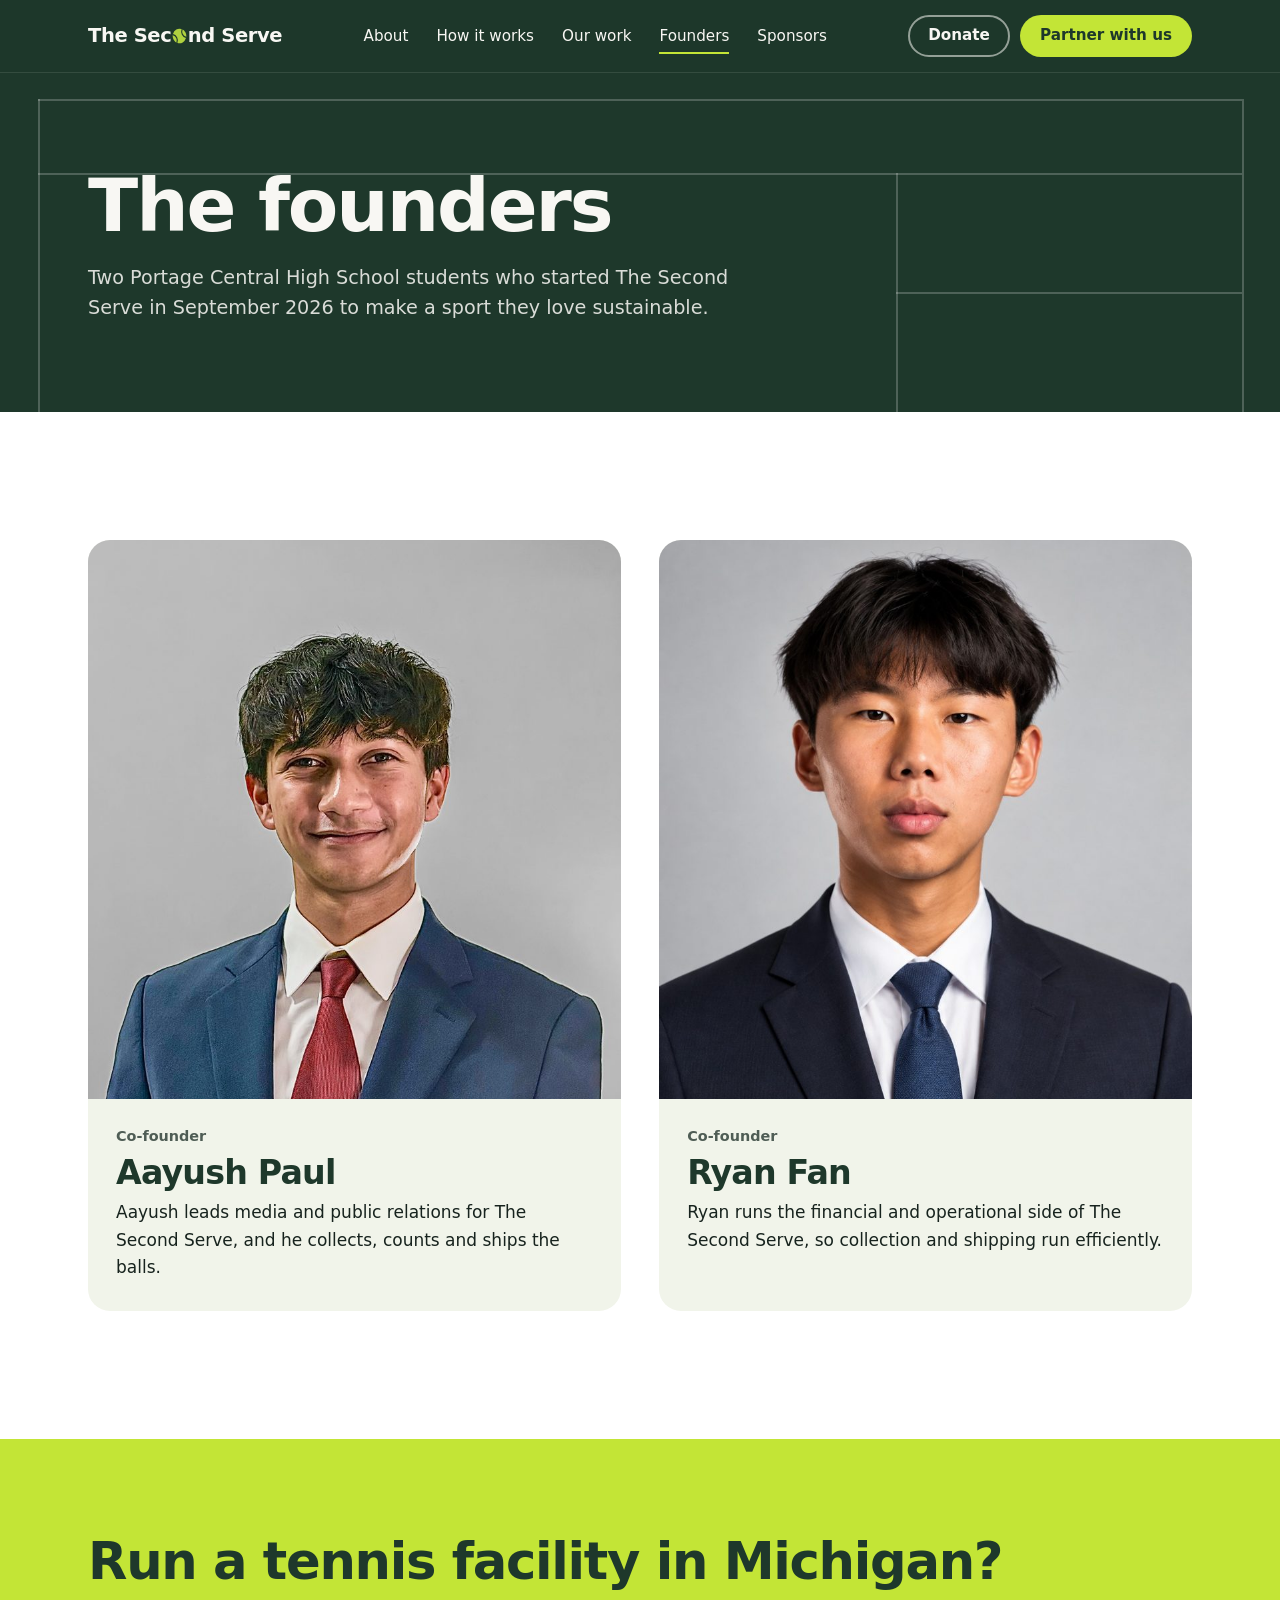
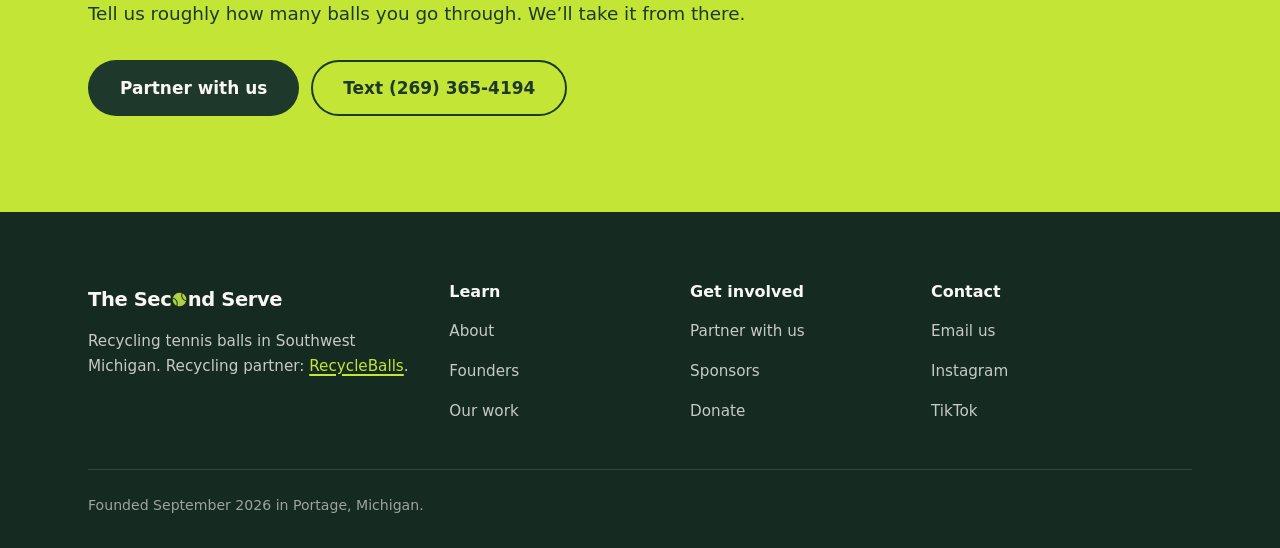
<file: founders.html>
<!DOCTYPE html>
<html lang="en">
<head>
  <meta charset="UTF-8" />
  <meta name="viewport" content="width=device-width, initial-scale=1.0" />
  <title>Founders | The Second Serve</title>
  <meta name="description" content="The two Portage Central students who founded The Second Serve." />
  <meta name="theme-color" content="#1E382B" />
  <meta name="referrer" content="strict-origin-when-cross-origin" />
  <meta http-equiv="Content-Security-Policy" content="default-src 'self'; img-src 'self' data:; style-src 'self' 'unsafe-inline' https://fonts.googleapis.com; font-src https://fonts.gstatic.com; script-src 'self'; connect-src 'self'; base-uri 'self'; form-action 'self' https://hcb.hackclub.com" />
  <link rel="icon" href="favicon.ico" sizes="any" />
  <link rel="icon" type="image/svg+xml" href="assets/favicon.svg" />
  <link rel="icon" type="image/png" sizes="32x32" href="assets/favicon-32.png" />
  <link rel="apple-touch-icon" href="assets/apple-touch-icon.png" />
  <link rel="preconnect" href="https://fonts.googleapis.com" />
  <link rel="preconnect" href="https://fonts.gstatic.com" crossorigin />
  <link rel="stylesheet" href="https://fonts.googleapis.com/css2?family=Plus+Jakarta+Sans:ital,wght@0,400..800;1,400..800&display=swap" />
  <link rel="stylesheet" href="css/site.css" />
  <script src="js/site.js" defer></script>
  <noscript><style>.reveal-up{opacity:1!important;transform:none!important;filter:none!important}.mobile-menu{display:none!important}</style></noscript>
</head>
<body>
  <a class="skip-link" href="#main">Skip to content</a>

  <header class="site-header" data-header>
    <div class="wrap header-bar">
      <a href="index.html" class="brand" aria-label="The Second Serve home">
        <span class="brand-name">The Sec<img src="assets/ball.svg" alt="" class="brand-o" width="20" height="20" />nd Serve</span>
      </a>
      <nav class="nav" aria-label="Primary">
        <a href="about.html">About</a>
        <a href="index.html#how">How it works</a>
        <a href="our-work.html">Our work</a>
        <a href="founders.html" aria-current="page">Founders</a>
        <a href="sponsors.html">Sponsors</a>
      </nav>
      <div class="header-actions">
        <a href="donate.html" class="btn btn-ghost btn-sm hide-sm">Donate</a>
        <a href="partner.html" class="btn btn-ball btn-sm hide-sm">Partner with us</a>
        <a href="donate.html" class="btn btn-ball btn-sm show-sm">Donate</a>
        <button class="menu-btn" type="button" aria-expanded="false" aria-controls="mobile-menu" data-menu-btn>
          <span class="menu-icon" aria-hidden="true"><span></span><span></span></span>
          <span class="menu-label">Menu</span>
        </button>
      </div>
    </div>
    <div class="mobile-menu" id="mobile-menu" data-menu hidden>
      <nav class="mobile-nav" aria-label="Mobile">
        <a href="index.html">Home</a>
        <a href="about.html">About</a>
        <a href="index.html#how">How it works</a>
        <a href="our-work.html">Our work</a>
        <a href="founders.html" aria-current="page">Founders</a>
        <a href="sponsors.html">Sponsors</a>
      </nav>
      <div class="mobile-cta">
        <a href="partner.html" class="btn btn-ball btn-block">Partner with us</a>
        <a href="donate.html" class="btn btn-ghost btn-block">Donate</a>
      </div>
    </div>
  </header>

  <main id="main">
    <section class="page-hero court">
      <div class="court-lines" aria-hidden="true">
        <div class="court-landscape"><i class="h" style="--x:3;--y:24;--l:94;--dl:0s"></i><i class="v" style="--x:3;--y:24;--l:76;--dl:0.05s"></i><i class="v" style="--x:97;--y:24;--l:76;--dl:0.05s"></i><i class="h" style="--x:3;--y:42;--l:94;--dl:0.15s"></i><i class="v" style="--x:70;--y:42;--l:58;--dl:0.3s"></i><i class="h" style="--x:70;--y:71;--l:27;--dl:0.45s"></i></div>
        <div class="court-portrait"><i class="h" style="--x:5;--y:22;--l:90;--dl:0s"></i><i class="v" style="--x:5;--y:22;--l:78;--dl:0.05s"></i><i class="v" style="--x:95;--y:22;--l:78;--dl:0.05s"></i><i class="v" style="--x:13;--y:22;--l:78;--dl:0.15s"></i><i class="v" style="--x:87;--y:22;--l:78;--dl:0.15s"></i></div>
      </div>
      <div class="wrap">
        <div class="page-hero-copy">
          <h1 class="page-title" data-split>The founders</h1>
          <p class="page-lede reveal" style="--d: .45s">Two Portage Central High School students who started The Second Serve in September 2026 to make a sport they love sustainable.</p>
        </div>
      </div>
    </section>

    <section class="section">
      <div class="wrap founder-big-grid">
        <article class="founder-big reveal-up" data-tilt>
          <img class="founder-big-photo" src="assets/aayush-800.jpg" alt="Aayush Paul" width="800" height="1000" loading="lazy" />
          <div class="founder-big-copy">
            <span class="founder-role">Co-founder</span>
            <h2>Aayush Paul</h2>
            <p>Aayush leads media and public relations for The Second Serve, and he collects, counts and ships the balls.</p>
          </div>
        </article>
        <article class="founder-big reveal-up" style="--d: .1s" data-tilt>
          <img class="founder-big-photo" src="assets/ryan-800.jpg" alt="Ryan Fan" width="800" height="1000" loading="lazy" />
          <div class="founder-big-copy">
            <span class="founder-role">Co-founder</span>
            <h2>Ryan Fan</h2>
            <p>Ryan runs the financial and operational side of The Second Serve, so collection and shipping run efficiently.</p>
          </div>
        </article>
      </div>
    </section>

    <!-- Closing CTA -->
    <section class="cta-band">
      <div class="wrap cta-grid">
        <div>
          <h2 class="reveal-up">Run a tennis facility in Michigan?</h2>
          <p class="reveal-up" style="--d: .08s">Tell us roughly how many balls you go through. We’ll take it from there.</p>
        </div>
        <div class="cta-actions reveal-up" style="--d: .12s">
          <a href="partner.html" class="btn btn-court btn-lg btn-fx" data-magnet><span class="btn-fill" aria-hidden="true"></span><span class="btn-text">Partner with us</span></a>
          <a href="sms:+12693654194" class="btn btn-outline-court btn-lg">Text (269) 365-4194</a>
        </div>
      </div>
    </section>
  </main>

  <footer class="site-footer">
    <div class="wrap">
      <div class="footer-grid">
        <div class="footer-brand">
          <a href="index.html" class="brand" aria-label="The Second Serve home"><span class="brand-name">The Sec<img src="assets/ball.svg" alt="" class="brand-o" width="20" height="20" />nd Serve</span></a>
          <p>Recycling tennis balls in Southwest Michigan. Recycling partner: <a href="https://www.recycleballs.org/" target="_blank" rel="noopener noreferrer">RecycleBalls</a>.</p>
        </div>
        <div class="footer-col">
          <h2>Learn</h2>
          <a href="about.html">About</a>
          <a href="founders.html">Founders</a>
          <a href="our-work.html">Our work</a>
        </div>
        <div class="footer-col">
          <h2>Get involved</h2>
          <a href="partner.html">Partner with us</a>
          <a href="sponsors.html">Sponsors</a>
          <a href="donate.html">Donate</a>
        </div>
        <div class="footer-col">
          <h2>Contact</h2>
          <a href="mailto:thesecondservemichigan@gmail.com">Email us</a>
          <a href="https://www.instagram.com/the_secondserve/" target="_blank" rel="noopener noreferrer">Instagram</a>
          <a href="https://www.tiktok.com/@the_secondserve" target="_blank" rel="noopener noreferrer">TikTok</a>
        </div>
      </div>
      <p class="footer-bottom">Founded September 2026 in Portage, Michigan.</p>
    </div>
  </footer>
</body>
</html>
</file>
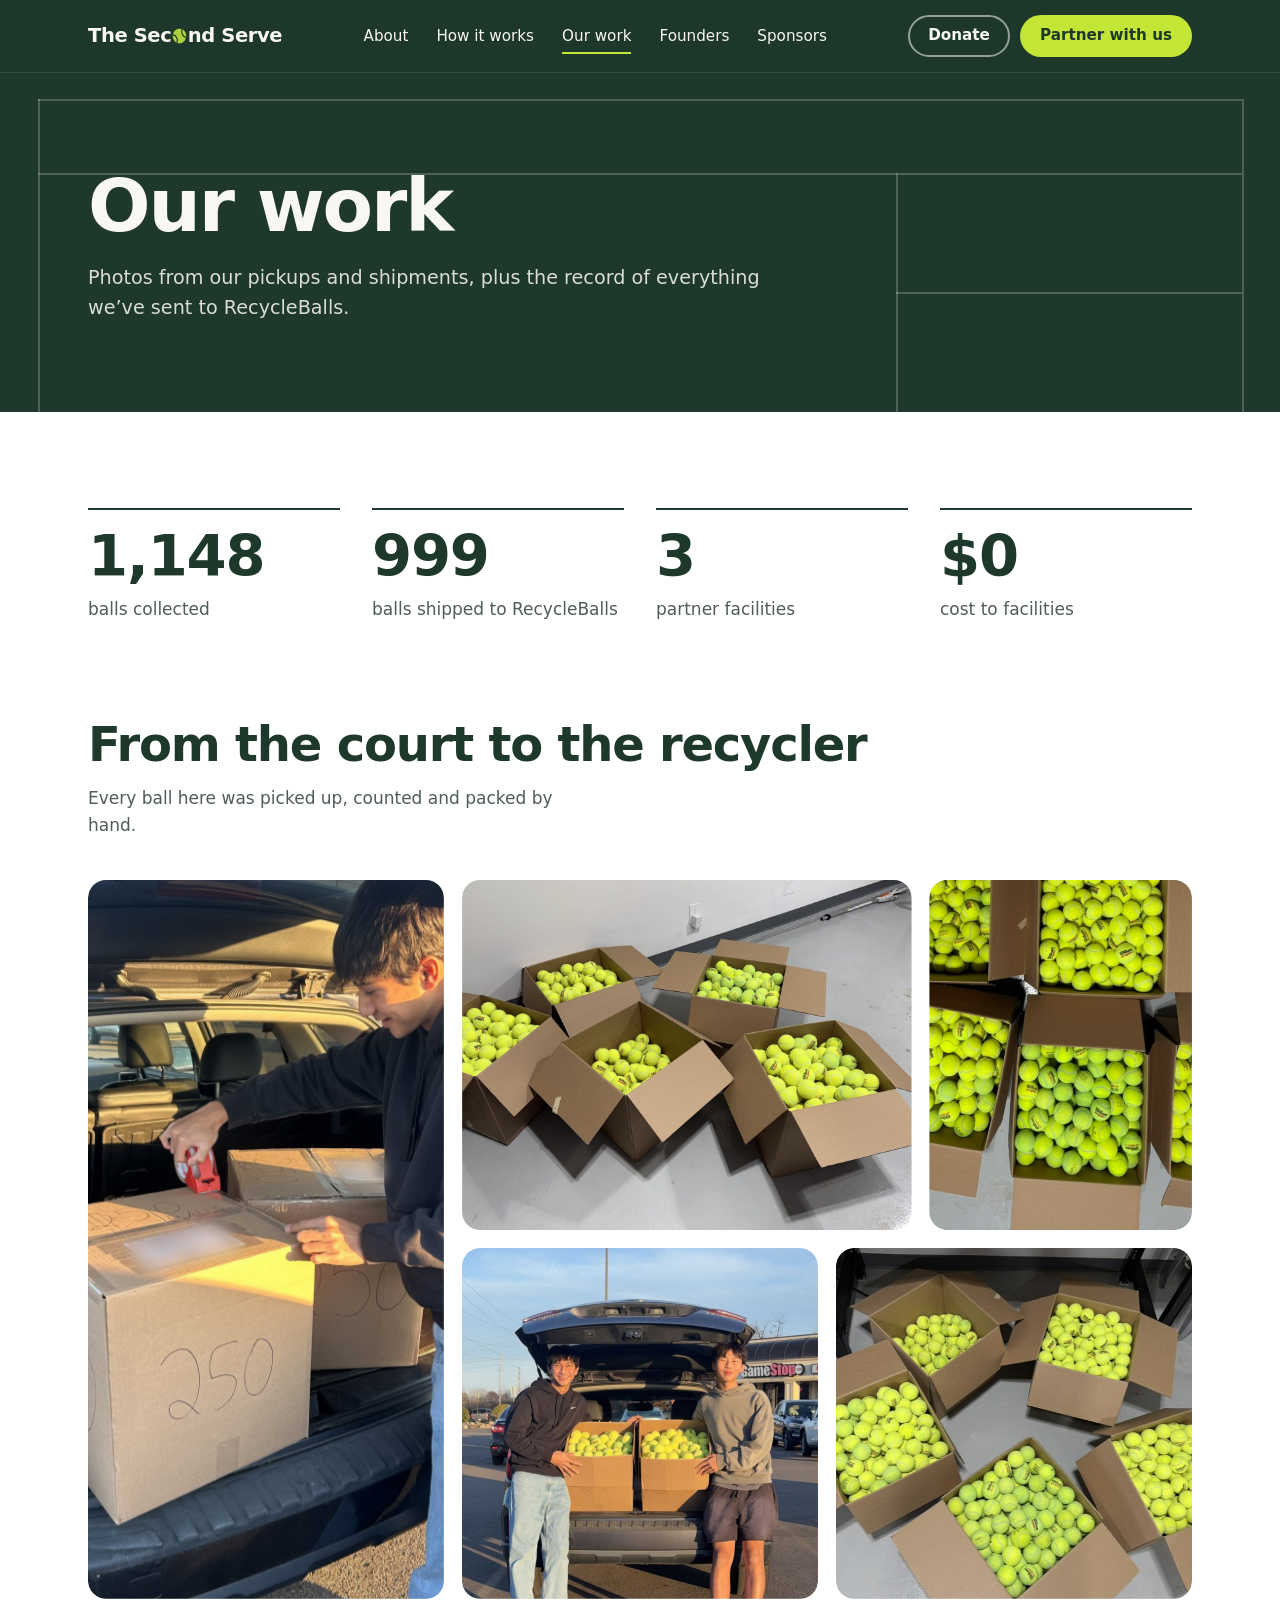
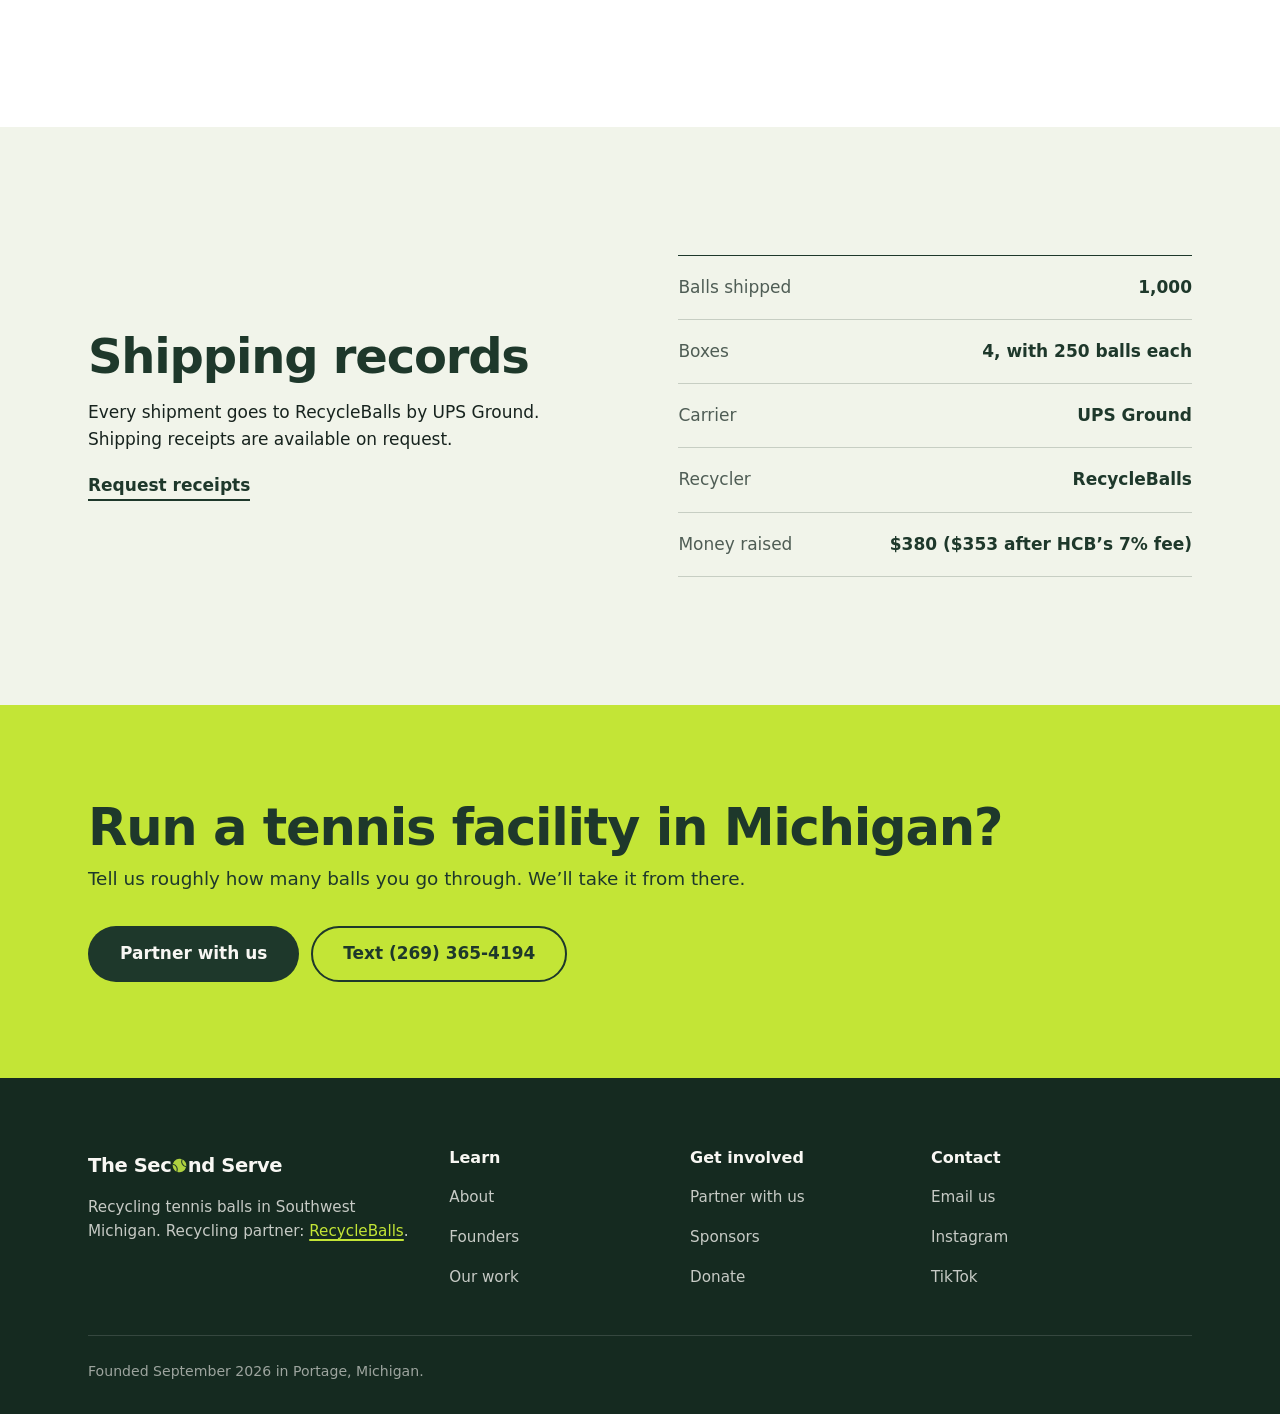
<file: our-work.html>
<!DOCTYPE html>
<html lang="en">
<head>
  <meta charset="UTF-8" />
  <meta name="viewport" content="width=device-width, initial-scale=1.0" />
  <title>Our work | The Second Serve</title>
  <meta name="description" content="Photos from The Second Serve pickups and shipments, plus our shipping records." />
  <meta name="theme-color" content="#1E382B" />
  <meta name="referrer" content="strict-origin-when-cross-origin" />
  <meta http-equiv="Content-Security-Policy" content="default-src 'self'; img-src 'self' data:; style-src 'self' 'unsafe-inline' https://fonts.googleapis.com; font-src https://fonts.gstatic.com; script-src 'self'; connect-src 'self'; base-uri 'self'; form-action 'self' https://hcb.hackclub.com" />
  <link rel="icon" href="favicon.ico" sizes="any" />
  <link rel="icon" type="image/svg+xml" href="assets/favicon.svg" />
  <link rel="icon" type="image/png" sizes="32x32" href="assets/favicon-32.png" />
  <link rel="apple-touch-icon" href="assets/apple-touch-icon.png" />
  <link rel="preconnect" href="https://fonts.googleapis.com" />
  <link rel="preconnect" href="https://fonts.gstatic.com" crossorigin />
  <link rel="stylesheet" href="https://fonts.googleapis.com/css2?family=Plus+Jakarta+Sans:ital,wght@0,400..800;1,400..800&display=swap" />
  <link rel="stylesheet" href="css/site.css" />
  <script src="js/site.js" defer></script>
  <noscript><style>.reveal-up{opacity:1!important;transform:none!important;filter:none!important}.mobile-menu{display:none!important}</style></noscript>
</head>
<body>
  <a class="skip-link" href="#main">Skip to content</a>

  <header class="site-header" data-header>
    <div class="wrap header-bar">
      <a href="index.html" class="brand" aria-label="The Second Serve home">
        <span class="brand-name">The Sec<img src="assets/ball.svg" alt="" class="brand-o" width="20" height="20" />nd Serve</span>
      </a>
      <nav class="nav" aria-label="Primary">
        <a href="about.html">About</a>
        <a href="index.html#how">How it works</a>
        <a href="our-work.html" aria-current="page">Our work</a>
        <a href="founders.html">Founders</a>
        <a href="sponsors.html">Sponsors</a>
      </nav>
      <div class="header-actions">
        <a href="donate.html" class="btn btn-ghost btn-sm hide-sm">Donate</a>
        <a href="partner.html" class="btn btn-ball btn-sm hide-sm">Partner with us</a>
        <a href="donate.html" class="btn btn-ball btn-sm show-sm">Donate</a>
        <button class="menu-btn" type="button" aria-expanded="false" aria-controls="mobile-menu" data-menu-btn>
          <span class="menu-icon" aria-hidden="true"><span></span><span></span></span>
          <span class="menu-label">Menu</span>
        </button>
      </div>
    </div>
    <div class="mobile-menu" id="mobile-menu" data-menu hidden>
      <nav class="mobile-nav" aria-label="Mobile">
        <a href="index.html">Home</a>
        <a href="about.html">About</a>
        <a href="index.html#how">How it works</a>
        <a href="our-work.html" aria-current="page">Our work</a>
        <a href="founders.html">Founders</a>
        <a href="sponsors.html">Sponsors</a>
      </nav>
      <div class="mobile-cta">
        <a href="partner.html" class="btn btn-ball btn-block">Partner with us</a>
        <a href="donate.html" class="btn btn-ghost btn-block">Donate</a>
      </div>
    </div>
  </header>

  <main id="main">
    <section class="page-hero court">
      <div class="court-lines" aria-hidden="true">
        <div class="court-landscape"><i class="h" style="--x:3;--y:24;--l:94;--dl:0s"></i><i class="v" style="--x:3;--y:24;--l:76;--dl:0.05s"></i><i class="v" style="--x:97;--y:24;--l:76;--dl:0.05s"></i><i class="h" style="--x:3;--y:42;--l:94;--dl:0.15s"></i><i class="v" style="--x:70;--y:42;--l:58;--dl:0.3s"></i><i class="h" style="--x:70;--y:71;--l:27;--dl:0.45s"></i></div>
        <div class="court-portrait"><i class="h" style="--x:5;--y:22;--l:90;--dl:0s"></i><i class="v" style="--x:5;--y:22;--l:78;--dl:0.05s"></i><i class="v" style="--x:95;--y:22;--l:78;--dl:0.05s"></i><i class="v" style="--x:13;--y:22;--l:78;--dl:0.15s"></i><i class="v" style="--x:87;--y:22;--l:78;--dl:0.15s"></i></div>
      </div>
      <div class="wrap">
        <div class="page-hero-copy">
          <h1 class="page-title" data-split>Our work</h1>
          <p class="page-lede reveal" style="--d: .45s">Photos from our pickups and shipments, plus the record of everything we’ve sent to RecycleBalls.</p>
        </div>
      </div>
    </section>

    <!-- Numbers -->
    <section class="section numbers" aria-label="Our numbers so far">
      <div class="wrap stat-row">
        <div class="stat reveal-up"><span class="stat-num" data-count="1150">1,150</span><span class="stat-label">balls collected</span></div>
        <div class="stat reveal-up" style="--d: .08s"><span class="stat-num" data-count="1000">1,000</span><span class="stat-label">balls shipped to RecycleBalls</span></div>
        <div class="stat reveal-up" style="--d: .16s"><span class="stat-num" data-count="3">3</span><span class="stat-label">partner facilities</span></div>
        <div class="stat reveal-up" style="--d: .24s"><span class="stat-num" data-count="0" data-prefix="$">$0</span><span class="stat-label">cost to facilities</span></div>
      </div>
    </section>

    <section class="section story" aria-labelledby="gallery-title">
      <div class="wrap story-head">
        <h2 id="gallery-title" class="reveal-up">From the court to the recycler</h2>
        <p class="reveal-up" style="--d: .08s">Every ball here was picked up, counted and packed by hand.</p>
      </div>
      <div class="wrap">
        <div class="bento">
          <figure class="tile t-a reveal-clip"><img src="assets/packing.jpg" alt="Taping up a box marked 250 balls in the back of a car" loading="lazy" width="1200" height="1600" data-parallax /></figure>
          <figure class="tile t-b reveal-clip" style="--d: .08s"><img src="assets/boxes.jpg" alt="Five open boxes packed with used tennis balls" loading="lazy" width="1600" height="1200" data-parallax /></figure>
          <figure class="tile t-c reveal-clip" style="--d: .16s"><img src="assets/Balls1.jpg" alt="Boxes full of tennis balls seen from above" loading="lazy" width="1024" height="768" data-parallax /></figure>
          <figure class="tile t-d reveal-clip" style="--d: .1s"><img src="assets/hero-800.jpg" alt="The founders with boxes of collected balls in a car trunk" loading="lazy" width="800" height="801" data-parallax /></figure>
          <figure class="tile t-e reveal-clip" style="--d: .18s"><img src="assets/Balls2.jpg" alt="Boxes of tennis balls being sorted for shipping" loading="lazy" width="1024" height="768" data-parallax /></figure>
        </div>
      </div>
    </section>

    <section class="section tint" aria-labelledby="records-title">
      <div class="wrap split">
        <div class="split-copy">
          <h2 id="records-title" class="reveal-up">Shipping records</h2>
          <p class="reveal-up" style="--d: .08s">Every shipment goes to RecycleBalls by UPS Ground. Shipping receipts are available on request.</p>
          <a class="text-link reveal-up" style="--d: .12s" href="mailto:thesecondservemichigan@gmail.com?subject=Shipping%20receipts">Request receipts</a>
        </div>
        <dl class="record-list reveal-up" style="--d: .1s">
          <div><dt>Balls shipped</dt><dd>1,000</dd></div>
          <div><dt>Boxes</dt><dd>4, with 250 balls each</dd></div>
          <div><dt>Carrier</dt><dd>UPS Ground</dd></div>
          <div><dt>Recycler</dt><dd>RecycleBalls</dd></div>
          <div><dt>Money raised</dt><dd>$380 ($353 after HCB’s 7% fee)</dd></div>
        </dl>
      </div>
    </section>

    <!-- Closing CTA -->
    <section class="cta-band">
      <div class="wrap cta-grid">
        <div>
          <h2 class="reveal-up">Run a tennis facility in Michigan?</h2>
          <p class="reveal-up" style="--d: .08s">Tell us roughly how many balls you go through. We’ll take it from there.</p>
        </div>
        <div class="cta-actions reveal-up" style="--d: .12s">
          <a href="partner.html" class="btn btn-court btn-lg btn-fx" data-magnet><span class="btn-fill" aria-hidden="true"></span><span class="btn-text">Partner with us</span></a>
          <a href="sms:+12693654194" class="btn btn-outline-court btn-lg">Text (269) 365-4194</a>
        </div>
      </div>
    </section>
  </main>

  <footer class="site-footer">
    <div class="wrap">
      <div class="footer-grid">
        <div class="footer-brand">
          <a href="index.html" class="brand" aria-label="The Second Serve home"><span class="brand-name">The Sec<img src="assets/ball.svg" alt="" class="brand-o" width="20" height="20" />nd Serve</span></a>
          <p>Recycling tennis balls in Southwest Michigan. Recycling partner: <a href="https://www.recycleballs.org/" target="_blank" rel="noopener noreferrer">RecycleBalls</a>.</p>
        </div>
        <div class="footer-col">
          <h2>Learn</h2>
          <a href="about.html">About</a>
          <a href="founders.html">Founders</a>
          <a href="our-work.html">Our work</a>
        </div>
        <div class="footer-col">
          <h2>Get involved</h2>
          <a href="partner.html">Partner with us</a>
          <a href="sponsors.html">Sponsors</a>
          <a href="donate.html">Donate</a>
        </div>
        <div class="footer-col">
          <h2>Contact</h2>
          <a href="mailto:thesecondservemichigan@gmail.com">Email us</a>
          <a href="https://www.instagram.com/the_secondserve/" target="_blank" rel="noopener noreferrer">Instagram</a>
          <a href="https://www.tiktok.com/@the_secondserve" target="_blank" rel="noopener noreferrer">TikTok</a>
        </div>
      </div>
      <p class="footer-bottom">Founded September 2026 in Portage, Michigan.</p>
    </div>
  </footer>
</body>
</html>
</file>
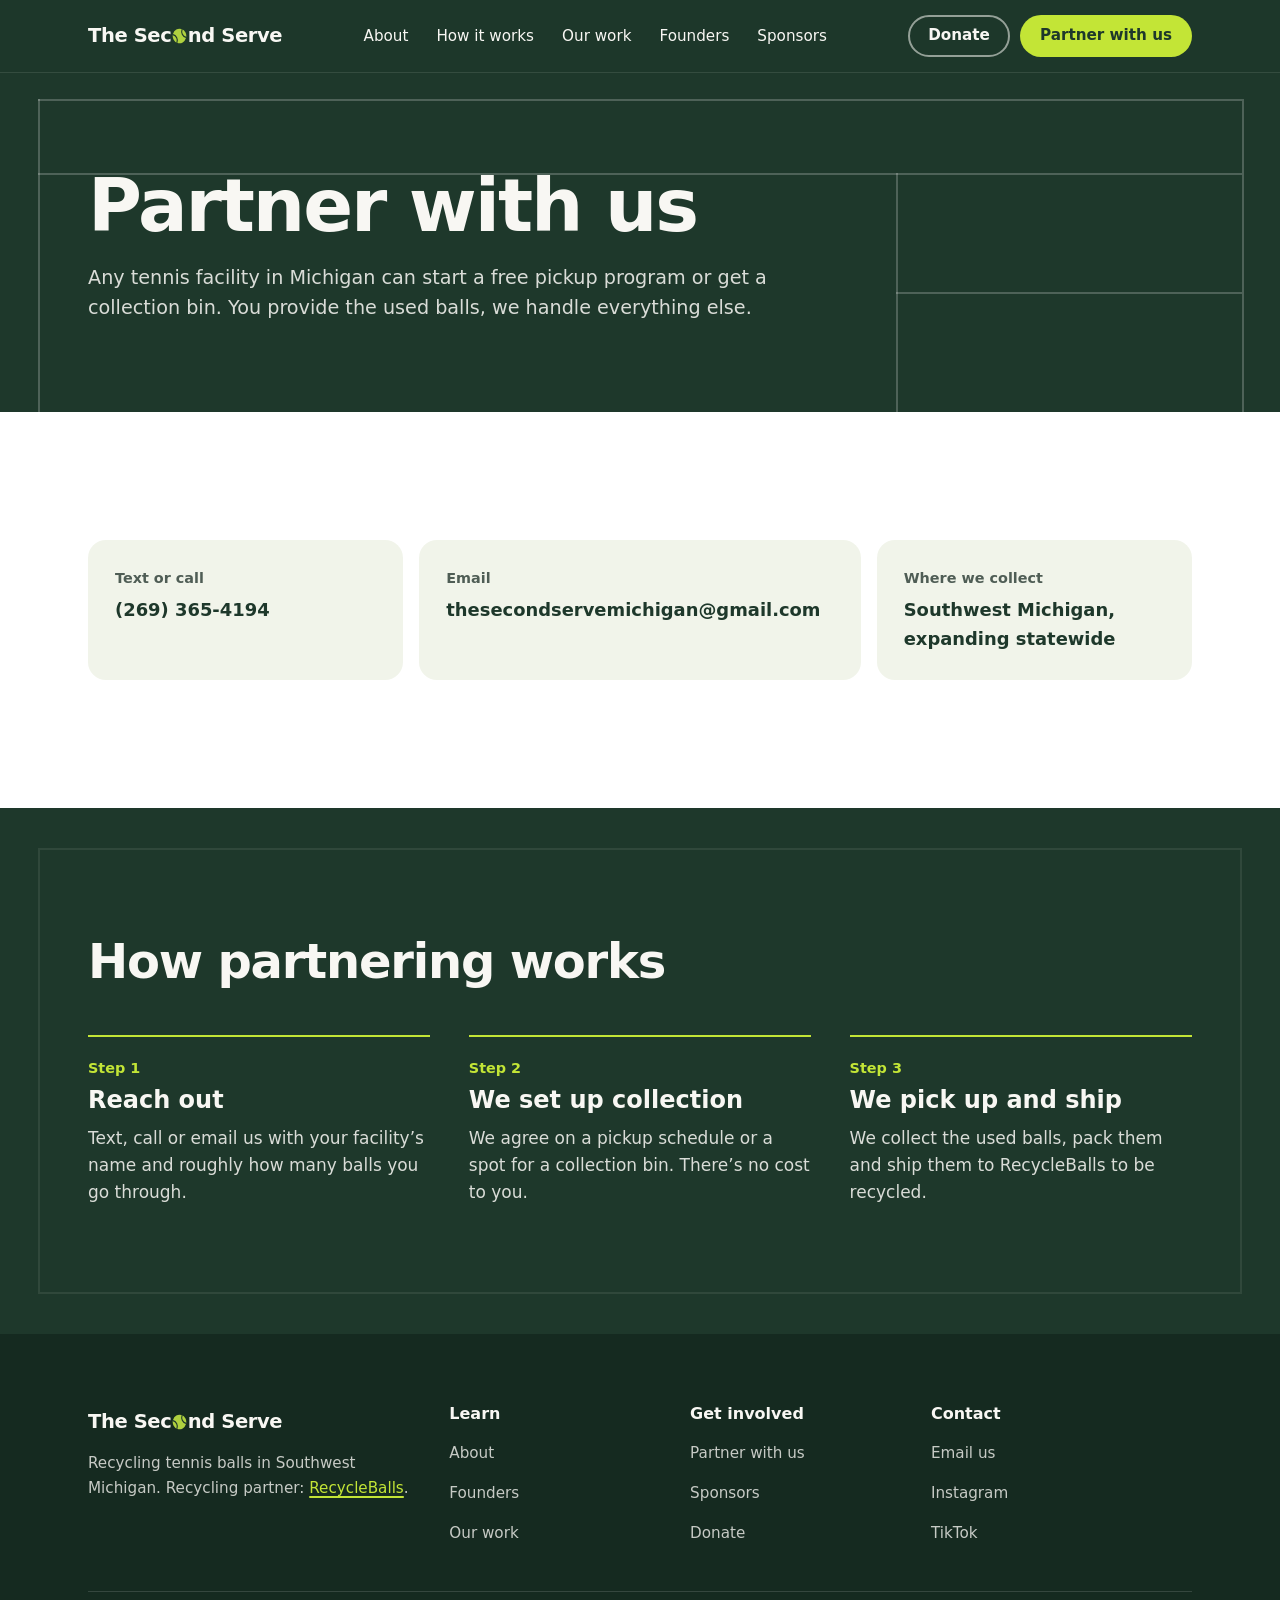
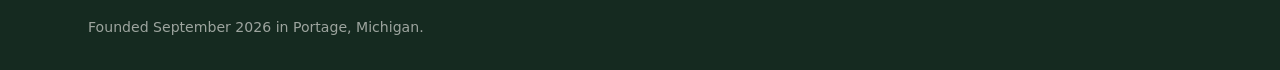
<file: partner.html>
<!DOCTYPE html>
<html lang="en">
<head>
  <meta charset="UTF-8" />
  <meta name="viewport" content="width=device-width, initial-scale=1.0" />
  <title>Partner with us | The Second Serve</title>
  <meta name="description" content="Start a free tennis ball pickup program or get a collection bin at your facility in Michigan." />
  <meta name="theme-color" content="#1E382B" />
  <meta name="referrer" content="strict-origin-when-cross-origin" />
  <meta http-equiv="Content-Security-Policy" content="default-src 'self'; img-src 'self' data:; style-src 'self' 'unsafe-inline' https://fonts.googleapis.com; font-src https://fonts.gstatic.com; script-src 'self'; connect-src 'self'; base-uri 'self'; form-action 'self' https://hcb.hackclub.com" />
  <link rel="icon" href="favicon.ico" sizes="any" />
  <link rel="icon" type="image/svg+xml" href="assets/favicon.svg" />
  <link rel="icon" type="image/png" sizes="32x32" href="assets/favicon-32.png" />
  <link rel="apple-touch-icon" href="assets/apple-touch-icon.png" />
  <link rel="preconnect" href="https://fonts.googleapis.com" />
  <link rel="preconnect" href="https://fonts.gstatic.com" crossorigin />
  <link rel="stylesheet" href="https://fonts.googleapis.com/css2?family=Plus+Jakarta+Sans:ital,wght@0,400..800;1,400..800&display=swap" />
  <link rel="stylesheet" href="css/site.css" />
  <script src="js/site.js" defer></script>
  <noscript><style>.reveal-up{opacity:1!important;transform:none!important;filter:none!important}.mobile-menu{display:none!important}</style></noscript>
</head>
<body>
  <a class="skip-link" href="#main">Skip to content</a>

  <header class="site-header" data-header>
    <div class="wrap header-bar">
      <a href="index.html" class="brand" aria-label="The Second Serve home">
        <span class="brand-name">The Sec<img src="assets/ball.svg" alt="" class="brand-o" width="20" height="20" />nd Serve</span>
      </a>
      <nav class="nav" aria-label="Primary">
        <a href="about.html">About</a>
        <a href="index.html#how">How it works</a>
        <a href="our-work.html">Our work</a>
        <a href="founders.html">Founders</a>
        <a href="sponsors.html">Sponsors</a>
      </nav>
      <div class="header-actions">
        <a href="donate.html" class="btn btn-ghost btn-sm hide-sm">Donate</a>
        <a href="partner.html" class="btn btn-ball btn-sm hide-sm">Partner with us</a>
        <a href="donate.html" class="btn btn-ball btn-sm show-sm">Donate</a>
        <button class="menu-btn" type="button" aria-expanded="false" aria-controls="mobile-menu" data-menu-btn>
          <span class="menu-icon" aria-hidden="true"><span></span><span></span></span>
          <span class="menu-label">Menu</span>
        </button>
      </div>
    </div>
    <div class="mobile-menu" id="mobile-menu" data-menu hidden>
      <nav class="mobile-nav" aria-label="Mobile">
        <a href="index.html">Home</a>
        <a href="about.html">About</a>
        <a href="index.html#how">How it works</a>
        <a href="our-work.html">Our work</a>
        <a href="founders.html">Founders</a>
        <a href="sponsors.html">Sponsors</a>
      </nav>
      <div class="mobile-cta">
        <a href="partner.html" class="btn btn-ball btn-block">Partner with us</a>
        <a href="donate.html" class="btn btn-ghost btn-block">Donate</a>
      </div>
    </div>
  </header>

  <main id="main">
    <section class="page-hero court">
      <div class="court-lines" aria-hidden="true">
        <div class="court-landscape"><i class="h" style="--x:3;--y:24;--l:94;--dl:0s"></i><i class="v" style="--x:3;--y:24;--l:76;--dl:0.05s"></i><i class="v" style="--x:97;--y:24;--l:76;--dl:0.05s"></i><i class="h" style="--x:3;--y:42;--l:94;--dl:0.15s"></i><i class="v" style="--x:70;--y:42;--l:58;--dl:0.3s"></i><i class="h" style="--x:70;--y:71;--l:27;--dl:0.45s"></i></div>
        <div class="court-portrait"><i class="h" style="--x:5;--y:22;--l:90;--dl:0s"></i><i class="v" style="--x:5;--y:22;--l:78;--dl:0.05s"></i><i class="v" style="--x:95;--y:22;--l:78;--dl:0.05s"></i><i class="v" style="--x:13;--y:22;--l:78;--dl:0.15s"></i><i class="v" style="--x:87;--y:22;--l:78;--dl:0.15s"></i></div>
      </div>
      <div class="wrap">
        <div class="page-hero-copy">
          <h1 class="page-title" data-split>Partner with us</h1>
          <p class="page-lede reveal" style="--d: .45s">Any tennis facility in Michigan can start a free pickup program or get a collection bin. You provide the used balls, we handle everything else.</p>
        </div>
      </div>
    </section>

    <section class="section">
      <div class="wrap contact-grid">
        <a class="contact-card reveal-up" href="sms:+12693654194"><span class="contact-label">Text or call</span><strong>(269) 365-4194</strong></a>
        <a class="contact-card reveal-up" style="--d: .08s" href="mailto:thesecondservemichigan@gmail.com?subject=Partnering%20with%20The%20Second%20Serve"><span class="contact-label">Email</span><strong>thesecondservemichigan@gmail.com</strong></a>
        <div class="contact-card reveal-up" style="--d: .16s"><span class="contact-label">Where we collect</span><strong>Southwest Michigan, expanding statewide</strong></div>
      </div>
    </section>

    <section class="section how court-dark" aria-labelledby="partner-steps-title">
      <div class="wrap">
        <h2 id="partner-steps-title" class="reveal-up">How partnering works</h2>
        <ol class="mini-steps">
          <li class="reveal-up"><span class="step-num">Step 1</span><h3>Reach out</h3><p>Text, call or email us with your facility’s name and roughly how many balls you go through.</p></li>
          <li class="reveal-up" style="--d: .08s"><span class="step-num">Step 2</span><h3>We set up collection</h3><p>We agree on a pickup schedule or a spot for a collection bin. There’s no cost to you.</p></li>
          <li class="reveal-up" style="--d: .16s"><span class="step-num">Step 3</span><h3>We pick up and ship</h3><p>We collect the used balls, pack them and ship them to RecycleBalls to be recycled.</p></li>
        </ol>
      </div>
    </section>
  </main>

  <footer class="site-footer">
    <div class="wrap">
      <div class="footer-grid">
        <div class="footer-brand">
          <a href="index.html" class="brand" aria-label="The Second Serve home"><span class="brand-name">The Sec<img src="assets/ball.svg" alt="" class="brand-o" width="20" height="20" />nd Serve</span></a>
          <p>Recycling tennis balls in Southwest Michigan. Recycling partner: <a href="https://www.recycleballs.org/" target="_blank" rel="noopener noreferrer">RecycleBalls</a>.</p>
        </div>
        <div class="footer-col">
          <h2>Learn</h2>
          <a href="about.html">About</a>
          <a href="founders.html">Founders</a>
          <a href="our-work.html">Our work</a>
        </div>
        <div class="footer-col">
          <h2>Get involved</h2>
          <a href="partner.html">Partner with us</a>
          <a href="sponsors.html">Sponsors</a>
          <a href="donate.html">Donate</a>
        </div>
        <div class="footer-col">
          <h2>Contact</h2>
          <a href="mailto:thesecondservemichigan@gmail.com">Email us</a>
          <a href="https://www.instagram.com/the_secondserve/" target="_blank" rel="noopener noreferrer">Instagram</a>
          <a href="https://www.tiktok.com/@the_secondserve" target="_blank" rel="noopener noreferrer">TikTok</a>
        </div>
      </div>
      <p class="footer-bottom">Founded September 2026 in Portage, Michigan.</p>
    </div>
  </footer>
</body>
</html>
</file>
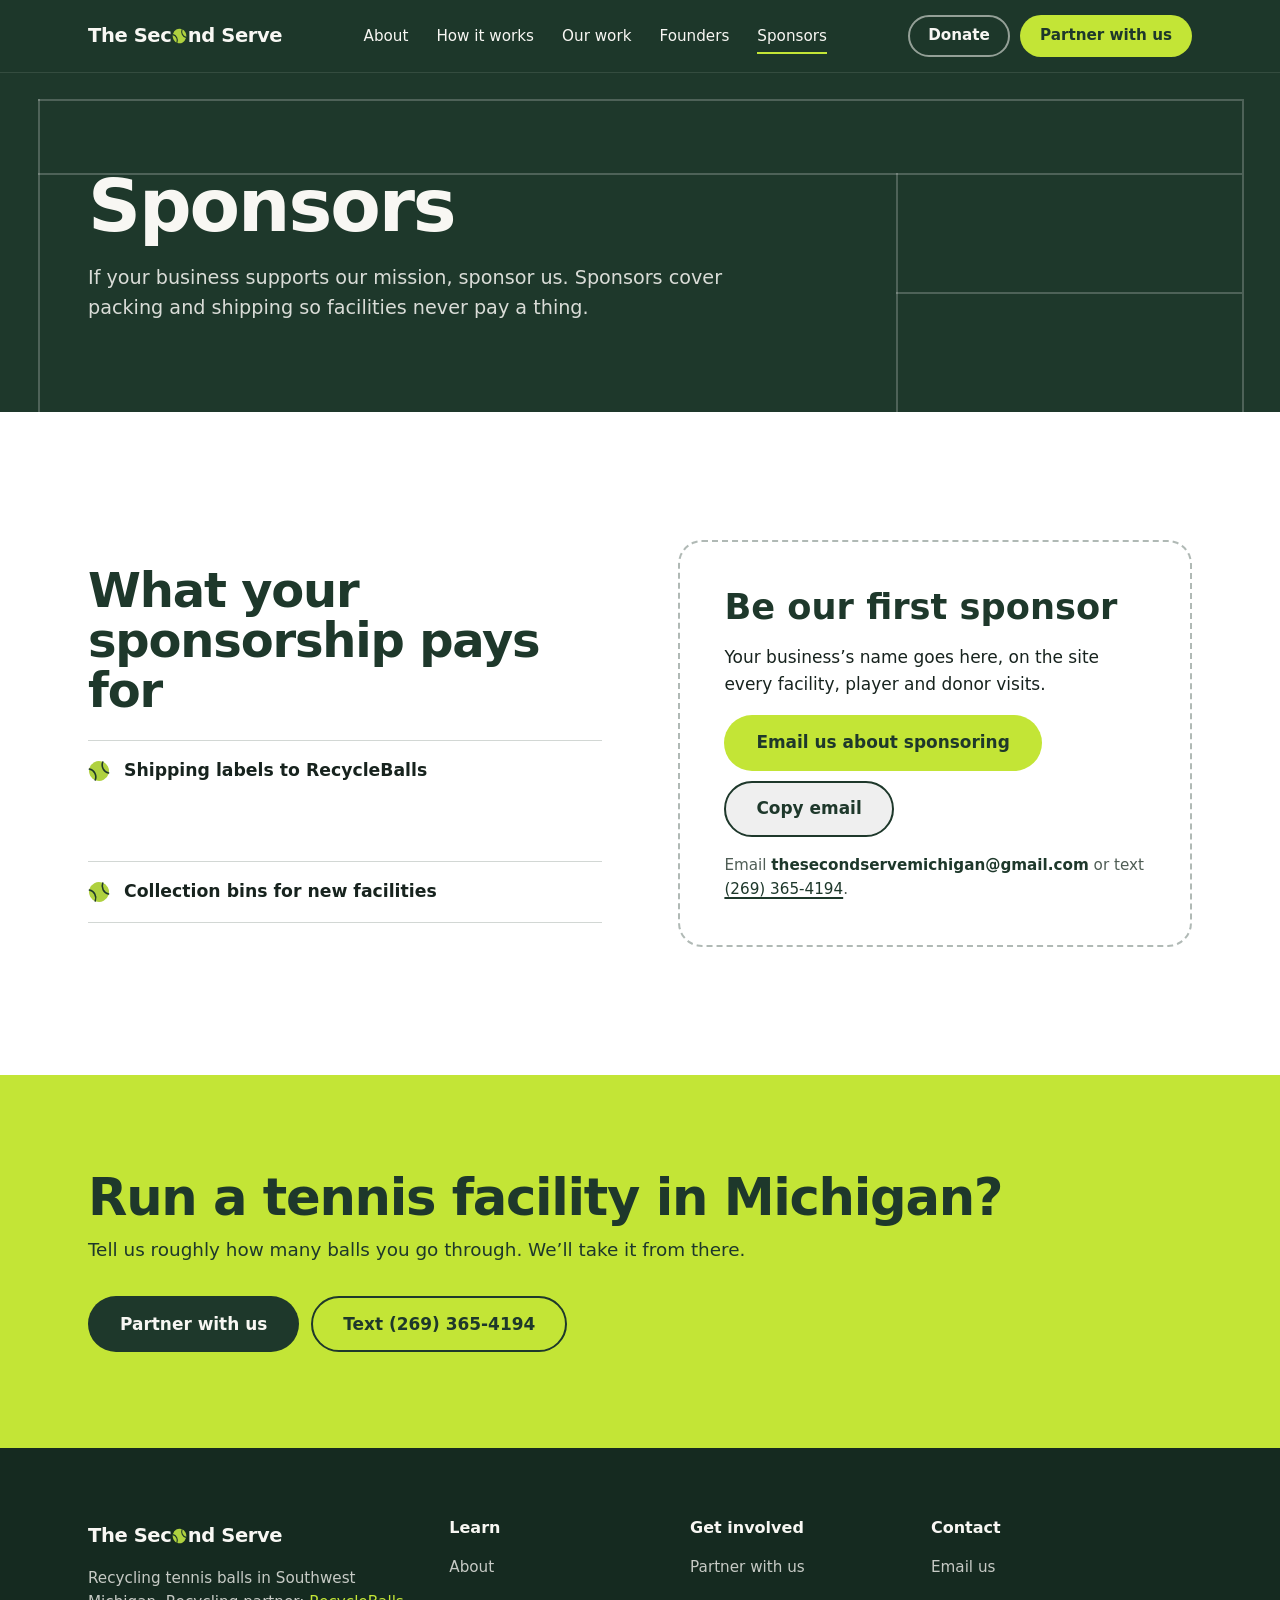
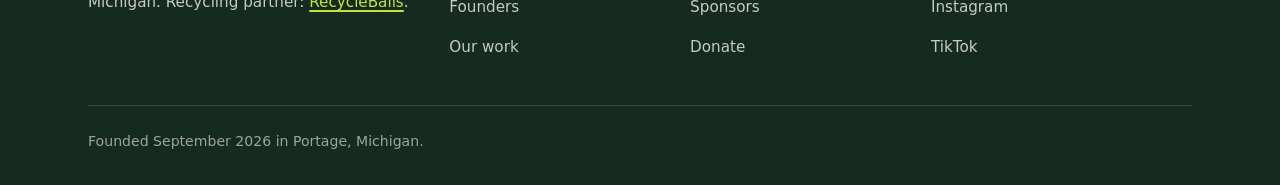
<file: sponsors.html>
<!DOCTYPE html>
<html lang="en">
<head>
  <meta charset="UTF-8" />
  <meta name="viewport" content="width=device-width, initial-scale=1.0" />
  <title>Sponsors | The Second Serve</title>
  <meta name="description" content="Sponsor The Second Serve to cover shipping costs so tennis facilities can recycle balls for free." />
  <meta name="theme-color" content="#1E382B" />
  <meta name="referrer" content="strict-origin-when-cross-origin" />
  <meta http-equiv="Content-Security-Policy" content="default-src 'self'; img-src 'self' data:; style-src 'self' 'unsafe-inline' https://fonts.googleapis.com; font-src https://fonts.gstatic.com; script-src 'self'; connect-src 'self'; base-uri 'self'; form-action 'self' https://hcb.hackclub.com" />
  <link rel="icon" href="favicon.ico" sizes="any" />
  <link rel="icon" type="image/svg+xml" href="assets/favicon.svg" />
  <link rel="icon" type="image/png" sizes="32x32" href="assets/favicon-32.png" />
  <link rel="apple-touch-icon" href="assets/apple-touch-icon.png" />
  <link rel="preconnect" href="https://fonts.googleapis.com" />
  <link rel="preconnect" href="https://fonts.gstatic.com" crossorigin />
  <link rel="stylesheet" href="https://fonts.googleapis.com/css2?family=Plus+Jakarta+Sans:ital,wght@0,400..800;1,400..800&display=swap" />
  <link rel="stylesheet" href="css/site.css" />
  <script src="js/site.js" defer></script>
  <noscript><style>.reveal-up{opacity:1!important;transform:none!important;filter:none!important}.mobile-menu{display:none!important}</style></noscript>
</head>
<body>
  <a class="skip-link" href="#main">Skip to content</a>

  <header class="site-header" data-header>
    <div class="wrap header-bar">
      <a href="index.html" class="brand" aria-label="The Second Serve home">
        <span class="brand-name">The Sec<img src="assets/ball.svg" alt="" class="brand-o" width="20" height="20" />nd Serve</span>
      </a>
      <nav class="nav" aria-label="Primary">
        <a href="about.html">About</a>
        <a href="index.html#how">How it works</a>
        <a href="our-work.html">Our work</a>
        <a href="founders.html">Founders</a>
        <a href="sponsors.html" aria-current="page">Sponsors</a>
      </nav>
      <div class="header-actions">
        <a href="donate.html" class="btn btn-ghost btn-sm hide-sm">Donate</a>
        <a href="partner.html" class="btn btn-ball btn-sm hide-sm">Partner with us</a>
        <a href="donate.html" class="btn btn-ball btn-sm show-sm">Donate</a>
        <button class="menu-btn" type="button" aria-expanded="false" aria-controls="mobile-menu" data-menu-btn>
          <span class="menu-icon" aria-hidden="true"><span></span><span></span></span>
          <span class="menu-label">Menu</span>
        </button>
      </div>
    </div>
    <div class="mobile-menu" id="mobile-menu" data-menu hidden>
      <nav class="mobile-nav" aria-label="Mobile">
        <a href="index.html">Home</a>
        <a href="about.html">About</a>
        <a href="index.html#how">How it works</a>
        <a href="our-work.html">Our work</a>
        <a href="founders.html">Founders</a>
        <a href="sponsors.html" aria-current="page">Sponsors</a>
      </nav>
      <div class="mobile-cta">
        <a href="partner.html" class="btn btn-ball btn-block">Partner with us</a>
        <a href="donate.html" class="btn btn-ghost btn-block">Donate</a>
      </div>
    </div>
  </header>

  <main id="main">
    <section class="page-hero court">
      <div class="court-lines" aria-hidden="true">
        <div class="court-landscape"><i class="h" style="--x:3;--y:24;--l:94;--dl:0s"></i><i class="v" style="--x:3;--y:24;--l:76;--dl:0.05s"></i><i class="v" style="--x:97;--y:24;--l:76;--dl:0.05s"></i><i class="h" style="--x:3;--y:42;--l:94;--dl:0.15s"></i><i class="v" style="--x:70;--y:42;--l:58;--dl:0.3s"></i><i class="h" style="--x:70;--y:71;--l:27;--dl:0.45s"></i></div>
        <div class="court-portrait"><i class="h" style="--x:5;--y:22;--l:90;--dl:0s"></i><i class="v" style="--x:5;--y:22;--l:78;--dl:0.05s"></i><i class="v" style="--x:95;--y:22;--l:78;--dl:0.05s"></i><i class="v" style="--x:13;--y:22;--l:78;--dl:0.15s"></i><i class="v" style="--x:87;--y:22;--l:78;--dl:0.15s"></i></div>
      </div>
      <div class="wrap">
        <div class="page-hero-copy">
          <h1 class="page-title" data-split>Sponsors</h1>
          <p class="page-lede reveal" style="--d: .45s">If your business supports our mission, sponsor us. Sponsors cover packing and shipping so facilities never pay a thing.</p>
        </div>
      </div>
    </section>

    <section class="section">
      <div class="wrap split">
        <div class="split-copy">
          <h2 class="reveal-up">What your sponsorship pays for</h2>
          <ul class="check-list">
            <li class="reveal-up"><img src="assets/ball.svg" alt="" width="22" height="22" />Shipping labels to RecycleBalls</li>
            <li class="reveal-up" style="--d: .08s"><img src="assets/ball.svg" alt="" width="22" height="22" />Heavy-duty boxes and packing supplies</li>
            <li class="reveal-up" style="--d: .16s"><img src="assets/ball.svg" alt="" width="22" height="22" />Collection bins for new facilities</li>
          </ul>
        </div>
        <div class="sponsor-empty reveal-up" style="--d: .1s">
          <h3>Be our first sponsor</h3>
          <p>Your business’s name goes here, on the site every facility, player and donor visits.</p>
          <div class="sponsor-actions">
            <a href="mailto:thesecondservemichigan@gmail.com?subject=Sponsoring%20The%20Second%20Serve" class="btn btn-ball btn-lg btn-fx" data-magnet><span class="btn-fill" aria-hidden="true"></span><span class="btn-text">Email us about sponsoring</span></a>
            <button type="button" class="btn btn-outline-court btn-lg" data-copy="thesecondservemichigan@gmail.com">Copy email</button>
          </div>
          <p class="sponsor-contact">Email <strong>thesecondservemichigan@gmail.com</strong> or text <a class="nowrap" href="sms:+12693654194">(269) 365-4194</a>.</p>
        </div>
      </div>
    </section>

    <!-- Closing CTA -->
    <section class="cta-band">
      <div class="wrap cta-grid">
        <div>
          <h2 class="reveal-up">Run a tennis facility in Michigan?</h2>
          <p class="reveal-up" style="--d: .08s">Tell us roughly how many balls you go through. We’ll take it from there.</p>
        </div>
        <div class="cta-actions reveal-up" style="--d: .12s">
          <a href="partner.html" class="btn btn-court btn-lg btn-fx" data-magnet><span class="btn-fill" aria-hidden="true"></span><span class="btn-text">Partner with us</span></a>
          <a href="sms:+12693654194" class="btn btn-outline-court btn-lg">Text (269) 365-4194</a>
        </div>
      </div>
    </section>
  </main>

  <footer class="site-footer">
    <div class="wrap">
      <div class="footer-grid">
        <div class="footer-brand">
          <a href="index.html" class="brand" aria-label="The Second Serve home"><span class="brand-name">The Sec<img src="assets/ball.svg" alt="" class="brand-o" width="20" height="20" />nd Serve</span></a>
          <p>Recycling tennis balls in Southwest Michigan. Recycling partner: <a href="https://www.recycleballs.org/" target="_blank" rel="noopener noreferrer">RecycleBalls</a>.</p>
        </div>
        <div class="footer-col">
          <h2>Learn</h2>
          <a href="about.html">About</a>
          <a href="founders.html">Founders</a>
          <a href="our-work.html">Our work</a>
        </div>
        <div class="footer-col">
          <h2>Get involved</h2>
          <a href="partner.html">Partner with us</a>
          <a href="sponsors.html">Sponsors</a>
          <a href="donate.html">Donate</a>
        </div>
        <div class="footer-col">
          <h2>Contact</h2>
          <a href="mailto:thesecondservemichigan@gmail.com">Email us</a>
          <a href="https://www.instagram.com/the_secondserve/" target="_blank" rel="noopener noreferrer">Instagram</a>
          <a href="https://www.tiktok.com/@the_secondserve" target="_blank" rel="noopener noreferrer">TikTok</a>
        </div>
      </div>
      <p class="footer-bottom">Founded September 2026 in Portage, Michigan.</p>
    </div>
  </footer>
</body>
</html>
</file>
<file: css/site.css>
/* ==========================================================================
   THE SECOND SERVE — site styles
   Colors come from the logo: court green, line cream, ball yellow-green.
   ========================================================================== */

:root {
  --court: #1E382B;
  --court-deep: #152A20;
  --court-lift: #26473A;
  --ball: #C3E536;
  --ball-deep: #AACB1F;
  --line: #F8F7F3;
  --paper: #FFFFFF;
  --tint: #F1F4EA;
  --ink: #17231E;
  --muted: #4F5D55;

  --font: "Plus Jakarta Sans", system-ui, -apple-system, "Segoe UI", sans-serif;
  --ease: cubic-bezier(.22, .8, .2, 1);
  --ease-in-out: cubic-bezier(.65, 0, .35, 1);
  --wrap: 1200px;
  --gutter: clamp(20px, 4vw, 48px);
  --header-h: 72px;
  --radius: 18px;
}

/* ---------- Base ---------- */
*, *::before, *::after { box-sizing: border-box; }
html { -webkit-text-size-adjust: 100%; scroll-behavior: smooth; scroll-padding-top: calc(var(--header-h) + 16px); }
body {
  margin: 0;
  font-family: var(--font);
  font-size: 17px;
  line-height: 1.6;
  color: var(--ink);
  background: var(--paper);
  -webkit-font-smoothing: antialiased;
  text-rendering: optimizeLegibility;
}
img { display: block; max-width: 100%; height: auto; }
a { color: var(--court); text-underline-offset: 3px; text-decoration-thickness: 1.5px; }
h1, h2, h3 { margin: 0; color: var(--court); line-height: 1.05; }
h2 { font-size: clamp(2rem, 4.2vw, 3rem); font-weight: 800; letter-spacing: -0.025em; }
h3 { font-size: 1.4rem; font-weight: 800; line-height: 1.2; }
p { margin: 0; }
:focus-visible { outline: 3px solid var(--ball); outline-offset: 3px; border-radius: 4px; }

.wrap { width: 100%; max-width: var(--wrap); margin: 0 auto; padding-inline: var(--gutter); }
.section { padding-block: clamp(72px, 10vw, 128px); }
.tint { background: var(--tint); }
.nowrap { white-space: nowrap; }
.skip-link { position: absolute; left: 12px; top: -60px; z-index: 300; padding: 10px 16px; border-radius: 999px; background: var(--ball); color: var(--court); font-weight: 700; }
.skip-link:focus { top: 12px; }

/* ---------- Buttons ---------- */
.btn {
  display: inline-flex; align-items: center; justify-content: center; gap: 8px;
  min-height: 48px; padding: 0 24px;
  border-radius: 999px; border: 2px solid transparent;
  font: 700 1rem/1 var(--font); text-decoration: none; white-space: nowrap;
  cursor: pointer;
  transition: transform .35s var(--ease), background-color .25s ease, color .25s ease, border-color .25s ease, box-shadow .35s var(--ease);
}
.btn:hover { transform: translateY(-2px); }
.btn:active { transform: translateY(0) scale(.97); transition-duration: .1s; }
.btn-fx { position: relative; overflow: hidden; isolation: isolate; }
.btn-fx .btn-text { position: relative; z-index: 1; transition: color .35s ease; }
.btn-fill { position: absolute; left: var(--fx, 50%); top: var(--fy, 50%); width: 0; height: 0; border-radius: 50%; transform: translate(-50%, -50%); transition: width .55s var(--ease), height .55s var(--ease); z-index: 0; pointer-events: none; }
.btn-ball .btn-fill { background: var(--court-deep); }
.btn-court .btn-fill { background: var(--ball); }
.btn-fx:hover .btn-fill { width: 300%; height: 600%; }
.btn-ball.btn-fx:hover { background: var(--ball); box-shadow: inset 0 0 0 2px var(--ball); }
.btn-ball.btn-fx:hover .btn-text { color: var(--ball); }
.btn-court.btn-fx:hover .btn-text { color: var(--court); }
.btn-fx:hover { transform: none; }
.btn-sm { min-height: 42px; padding: 0 18px; font-size: .95rem; }
.btn-lg { min-height: 56px; padding: 0 30px; font-size: 1.06rem; }
.btn-block { width: 100%; }
.btn-ball { background: var(--ball); color: var(--court); }
.btn-ball:hover { background: #D2F04A; color: var(--court); box-shadow: 0 10px 30px -10px rgba(195, 229, 54, .65); }
.btn-ghost { border-color: rgba(248, 247, 243, .55); color: var(--line); }
.btn-ghost:hover { border-color: var(--line); background: rgba(248, 247, 243, .08); color: var(--line); }
.btn-court { background: var(--court); color: var(--line); }
.btn-court:hover { background: var(--court-deep); color: var(--line); box-shadow: 0 12px 30px -12px rgba(21, 42, 32, .7); }
.btn-outline-court { border-color: var(--court); color: var(--court); }
.btn-outline-court:hover { background: rgba(30, 56, 43, .08); color: var(--court); }

.text-link, .path-link {
  display: inline-block; font-weight: 700; color: var(--court); text-decoration: none;
  background: linear-gradient(currentColor, currentColor) 0 100% / 100% 2px no-repeat;
  padding-bottom: 2px;
  transition: background-size .45s var(--ease);
}
.text-link:hover, a:hover .path-link { background-size: 0% 2px; background-position: 100% 100%; }

/* ---------- Header ---------- */
.site-header {
  position: fixed; inset: 0 0 auto 0; z-index: 100;
  color: var(--line);
  view-transition-name: site-header;
}
.site-header::before {
  content: ""; position: absolute; inset: 0 0 auto 0; height: var(--header-h); z-index: 0;
  background: rgba(30, 56, 43, .82);
  -webkit-backdrop-filter: blur(16px) saturate(1.3);
  backdrop-filter: blur(16px) saturate(1.3);
  box-shadow: 0 1px 0 rgba(248, 247, 243, .1);
  opacity: 0; transition: opacity .4s ease;
}
.site-header.is-scrolled::before, body:not(.is-home) .site-header::before, .menu-open .site-header::before { opacity: 1; }
.header-bar { position: relative; z-index: 2; height: var(--header-h); display: flex; align-items: center; justify-content: space-between; gap: 20px; }
.brand { display: inline-flex; align-items: center; gap: 10px; color: var(--line); text-decoration: none; }
.brand-o { display: inline-block; width: .8em; height: .8em; margin: 0 .02em; vertical-align: -.07em; transition: transform .9s var(--ease); }
.brand:hover .brand-o { transform: rotate(360deg); }
.brand-name { white-space: nowrap; font-weight: 800; font-size: 1.22rem; letter-spacing: -0.02em; }
.nav { display: flex; gap: 28px; }
.nav a { position: relative; color: var(--line); text-decoration: none; font-size: .95rem; font-weight: 500; padding: 6px 0; }
.nav a::after { content: ""; position: absolute; left: 0; right: 0; bottom: 0; height: 2px; background: var(--ball); transform: scaleX(0); transform-origin: right; transition: transform .45s var(--ease); }
.nav a:hover::after, .nav a[aria-current="page"]::after { transform: scaleX(1); transform-origin: left; }
.header-actions { display: flex; align-items: center; gap: 10px; }
.show-sm { display: none; }

.menu-btn {
  display: none; align-items: center; gap: 10px;
  min-height: 44px; padding: 0 16px;
  border: 2px solid rgba(248, 247, 243, .5); border-radius: 999px; background: transparent;
  color: var(--line); font: 700 .95rem/1 var(--font); cursor: pointer;
}
.menu-icon { position: relative; width: 18px; height: 12px; }
.menu-icon span { position: absolute; left: 0; right: 0; height: 2px; border-radius: 2px; background: currentColor; transition: transform .45s var(--ease), top .45s var(--ease); }
.menu-icon span:first-child { top: 1px; }
.menu-icon span:last-child { top: 9px; }
.menu-open .menu-icon span:first-child { top: 5px; transform: rotate(45deg); }
.menu-open .menu-icon span:last-child { top: 5px; transform: rotate(-45deg); }

.mobile-menu {
  position: fixed; z-index: 1;
  top: calc(var(--header-h) + 8px); left: 10px; right: 10px;
  max-height: calc(100dvh - var(--header-h) - 20px);
  overflow-y: auto; overscroll-behavior: contain;
  padding: 8px 20px 20px;
  border-radius: 22px;
  background: var(--court);
  border: 1px solid rgba(248, 247, 243, .14);
  box-shadow: 0 24px 60px -20px rgba(8, 20, 14, .6);
  clip-path: inset(0 0 100% 0 round 22px);
  visibility: hidden;
  transition: clip-path .55s var(--ease-in-out), visibility 0s linear .55s;
}
.mobile-menu[hidden] { display: none; }
.menu-open .mobile-menu { clip-path: inset(0 0 0 0 round 22px); visibility: visible; transition: clip-path .55s var(--ease-in-out), visibility 0s; }
.mobile-nav { display: flex; flex-direction: column; }
.mobile-nav a {
  display: flex; align-items: center; min-height: 54px;
  border-bottom: 1px solid rgba(248, 247, 243, .14);
  color: var(--line); text-decoration: none;
  font-size: 1.3rem; font-weight: 700; letter-spacing: -0.015em;
  opacity: 0; transform: translateY(10px);
  transition: opacity .35s ease, transform .5s var(--ease), color .2s ease;
}
.mobile-nav a[aria-current="page"], .mobile-nav a:hover { color: var(--ball); }
.menu-open .mobile-nav a { opacity: 1; transform: none; }
.menu-open .mobile-nav a:nth-child(1) { transition-delay: .08s; }
.menu-open .mobile-nav a:nth-child(2) { transition-delay: .11s; }
.menu-open .mobile-nav a:nth-child(3) { transition-delay: .14s; }
.menu-open .mobile-nav a:nth-child(4) { transition-delay: .17s; }
.menu-open .mobile-nav a:nth-child(5) { transition-delay: .2s; }
.menu-open .mobile-nav a:nth-child(6) { transition-delay: .23s; }
.mobile-cta { display: grid; gap: 10px; margin-top: 18px; opacity: 0; transition: opacity .4s ease .2s; }
.menu-open .mobile-cta { opacity: 1; }

/* ---------- Hero: the court ---------- */
.court { position: relative; overflow: hidden; background: var(--court); color: var(--line); isolation: isolate; }
.hero {
  min-height: min(100svh, 980px);
  display: flex; align-items: center;
  padding: calc(var(--header-h) + 48px) 0 88px;
  background:
    radial-gradient(120% 90% at 50% 40%, transparent 55%, rgba(10, 24, 17, .45) 100%),
    var(--court);
}
@keyframes grow { to { transform: none; } }
@keyframes fade { to { opacity: 1; } }

.serve { position: absolute; left: 0; top: 0; z-index: 0; pointer-events: none; opacity: 0; }
.serve-y { will-change: transform; }
.serve-ball { width: clamp(26px, 2.6vw, 38px); height: auto; filter: drop-shadow(0 10px 8px rgba(0, 0, 0, .28)); }

.court-lines { position: absolute; inset: 0; z-index: -1; pointer-events: none; }
.court-landscape, .court-portrait { position: absolute; inset: 0; }
.court-lines i { position: absolute; left: calc(var(--x) * 1%); top: calc(var(--y) * 1%); background: rgba(248, 247, 243, .22); }
.court-lines .h { width: calc(var(--l) * 1%); height: 2px; transform: scaleX(0); transform-origin: left; animation: grow 1.3s var(--ease-in-out) forwards; animation-delay: var(--dl, 0s); }
.court-lines .v { height: calc(var(--l) * 1%); width: 2px; transform: scaleY(0); transform-origin: top; animation: grow 1.3s var(--ease-in-out) forwards; animation-delay: var(--dl, 0s); }
.court-lines .net { transform: none; background: repeating-linear-gradient(var(--dir, 180deg), rgba(248, 247, 243, .4) 0 6px, transparent 6px 14px); opacity: 0; animation: fade 1s ease .6s forwards; }
.court-lines .net.h { --dir: 90deg; }
.court-portrait { display: none; }
.hero-grid { display: grid; grid-template-columns: 1.1fr .9fr; align-items: center; gap: clamp(32px, 5vw, 72px); position: relative; z-index: 1; }
.hero-title {
  color: var(--line);
  font-size: clamp(2.7rem, 6.4vw, 5.4rem);
  font-weight: 800;
  line-height: 1.04; letter-spacing: -0.028em;
  margin-bottom: 26px;
  text-wrap: balance;
}
.hero-title .w { display: inline-block; opacity: 0; filter: blur(12px); transform: translateY(.3em); animation: wordIn 1s var(--ease) forwards; animation-delay: calc(var(--i) * 70ms + .2s); }
@keyframes wordIn { to { opacity: 1; filter: blur(0); transform: none; } }
.hero-lede { max-width: 33em; font-size: clamp(1.05rem, 1.4vw, 1.2rem); color: rgba(248, 247, 243, .86); margin-bottom: 32px; }
.hero-lede a { color: var(--ball); }
.hero-actions { display: flex; flex-wrap: wrap; gap: 12px; margin-bottom: 24px; }
.hero-note { font-size: .9rem; color: rgba(248, 247, 243, .68); }
.hero-photo {
  margin: 0; padding: 12px;
  border: 2px solid rgba(248, 247, 243, .5); border-radius: 6px;
  transform-style: preserve-3d;
  transition: transform .6s var(--ease);
}
.hero-photo img { width: 100%; aspect-ratio: 1 / 1; max-height: 560px; object-fit: cover; object-position: center 60%; border-radius: 3px; }

.reveal { opacity: 0; filter: blur(8px); transform: translateY(16px); animation: wordIn 1.1s var(--ease) forwards; animation-delay: var(--d, 0s); }

/* ---------- Ticker ---------- */
.ticker { background: var(--ball); color: var(--court); overflow: hidden; }
.ticker-track { display: flex; width: max-content; animation: marquee 32s linear infinite; }
.ticker:hover .ticker-track { animation-play-state: paused; }
.ticker-list { display: flex; flex-shrink: 0; margin: 0; padding: 0; list-style: none; }
.ticker-list li { display: flex; align-items: center; gap: 22px; padding: 16px 22px; font-weight: 700; font-size: 1.05rem; white-space: nowrap; }
.ticker-list li::after { content: ""; width: 16px; height: 16px; border-radius: 50%; background: var(--court); opacity: .85; }
@keyframes marquee { to { transform: translateX(-50%); } }

/* ---------- Scroll reveals ---------- */
.reveal-up { opacity: 0; transform: translateY(28px); filter: blur(6px); transition: opacity .9s var(--ease), transform 1s var(--ease), filter .9s var(--ease); transition-delay: var(--d, 0s); }
.reveal-up.is-in { opacity: 1; transform: none; filter: none; }

/* ---------- Numbers ---------- */
.numbers { padding-block: clamp(56px, 8vw, 96px); }
.stat-row { display: grid; grid-template-columns: repeat(4, minmax(0, 1fr)); gap: 32px; }
.stat { border-top: 2px solid var(--court); padding-top: 18px; }
.stat-num { display: block; font-size: clamp(2.4rem, 4.6vw, 3.6rem); font-weight: 800; line-height: 1; color: var(--court); font-variant-numeric: tabular-nums; letter-spacing: -0.02em; }
.stat-label { display: block; margin-top: 10px; color: var(--muted); }

/* ---------- Photo story ---------- */
.story { padding-top: 0; }
.story-head { display: flex; flex-wrap: wrap; align-items: end; justify-content: space-between; gap: 16px 48px; margin-bottom: 40px; }
.story-head p { max-width: 30em; color: var(--muted); }
.photo-marquee { overflow: hidden; -webkit-mask-image: linear-gradient(90deg, transparent, #000 6%, #000 94%, transparent); mask-image: linear-gradient(90deg, transparent, #000 6%, #000 94%, transparent); }
.photo-track { display: flex; gap: 18px; width: max-content; animation: marquee 70s linear infinite; }
.photo-marquee:hover .photo-track { animation-play-state: paused; }
.ph { --h: clamp(220px, 30vw, 380px); flex-shrink: 0; margin: 0; height: var(--h); aspect-ratio: 4 / 3; border-radius: var(--radius); overflow: hidden; background: var(--tint); }
.ph-tall { aspect-ratio: 3 / 4; }
.ph-square { aspect-ratio: 1 / 1; }
.ph img { width: 100%; height: 100%; object-fit: cover; transition: transform 1.2s var(--ease); }
.ph:hover img { transform: scale(1.05); }
.bento { display: grid; grid-template-columns: repeat(12, minmax(0, 1fr)); grid-auto-rows: clamp(110px, 13vw, 180px); gap: clamp(10px, 1.4vw, 18px); }
.tile { margin: 0; overflow: hidden; border-radius: var(--radius); background: var(--tint); }
.tile img { width: 100%; height: calc(100% + 60px); margin-top: -30px; object-fit: cover; translate: 0 var(--py, 0px); scale: var(--sc, 1.12); transition: scale 1.4s var(--ease), translate .25s linear; will-change: translate; }
.tile.is-in img { --sc: 1; }
.t-a { grid-column: 1 / span 4; grid-row: 1 / span 4; }
.t-b { grid-column: 5 / span 5; grid-row: 1 / span 2; }
.t-c { grid-column: 10 / span 3; grid-row: 1 / span 2; }
.t-d { grid-column: 5 / span 4; grid-row: 3 / span 2; }
.t-e { grid-column: 9 / span 4; grid-row: 3 / span 2; }
.reveal-clip { clip-path: inset(100% 0 0 0 round var(--radius)); transition: clip-path 1.15s var(--ease-in-out); transition-delay: var(--d, 0s); }
.reveal-clip.is-in { clip-path: inset(0 0 0 0 round var(--radius)); }

/* ---------- Paths ---------- */
.path-grid { display: grid; grid-template-columns: repeat(3, minmax(0, 1fr)); gap: clamp(24px, 3vw, 40px); margin-top: 44px; }
.path { position: relative; display: block; padding-top: 24px; color: var(--ink); text-decoration: none; }
.path::before { content: ""; position: absolute; left: 0; right: 0; top: 0; height: 2px; background: var(--court); }
.path::after { content: ""; position: absolute; left: 0; top: -2px; width: 100%; height: 6px; border-radius: 6px; background: var(--ball); transform: scaleX(0); transform-origin: left; transition: transform .6s var(--ease); }
.path:hover::after { transform: scaleX(1); }
.path h3 { margin-bottom: 10px; }
.path p { margin-bottom: 18px; max-width: 30em; }

/* ---------- Problem ---------- */
.problem-grid { display: grid; grid-template-columns: 1.3fr .9fr; gap: clamp(32px, 6vw, 80px); align-items: end; }
.big-stat { font-size: clamp(3.4rem, 8.6vw, 7.6rem); white-space: nowrap; font-weight: 800; line-height: .9; letter-spacing: -0.035em; color: var(--court); margin-bottom: 22px; font-variant-numeric: tabular-nums; }
.problem h2 { font-size: clamp(1.5rem, 2.6vw, 2.1rem); font-weight: 800; line-height: 1.2; color: var(--ink); max-width: 18em; margin-bottom: 14px; }
.source { font-size: .88rem; color: var(--muted); }
.problem-copy { display: grid; gap: 18px; font-size: 1.1rem; max-width: 30em; }

/* ---------- How it works ---------- */
.court-dark { background: var(--court); color: var(--line); position: relative; overflow: clip; }
.court-dark::before { content: ""; position: absolute; inset: 40px 3%; border: 2px solid rgba(248, 247, 243, .08); pointer-events: none; }
.how h2 { color: var(--line); margin-bottom: 48px; }
.how-grid { display: grid; grid-template-columns: 1fr 1fr; gap: clamp(32px, 6vw, 88px); align-items: start; }
.how-media { position: sticky; top: calc(var(--header-h) + 32px); }
.how-frame { position: relative; aspect-ratio: 4 / 5; max-height: 72vh; border-radius: var(--radius); overflow: hidden; background: var(--court-lift); }
.how-frame > * { position: absolute; inset: 0; width: 100%; height: 100%; object-fit: cover; opacity: 0; transform: scale(1.04); transition: opacity .7s var(--ease-in-out), transform 1s var(--ease-in-out); }
.how-frame > .is-active { opacity: 1; transform: none; }
.how-graphic { display: flex; flex-direction: column; align-items: center; justify-content: center; gap: 28px; padding: 32px; text-align: center; background: radial-gradient(circle at 50% 42%, #2E5544, var(--court-lift) 60%); }
.how-graphic-ball { width: 42%; animation: float 5s ease-in-out infinite; }
.how-graphic span { max-width: 14em; font-size: 1.35rem; font-weight: 800; line-height: 1.2; color: var(--line); }
@keyframes float { 50% { transform: translateY(-14px) rotate(14deg); } }

.steps-wrap { position: relative; padding-left: 44px; }
.steps-rail { position: absolute; left: 10px; top: 8px; bottom: 8px; width: 2px; background: rgba(248, 247, 243, .18); border-radius: 2px; }
.steps-fill { position: absolute; inset: 0; background: var(--ball); transform-origin: top; transform: scaleY(var(--p, 0)); border-radius: 2px; }
.steps { list-style: none; margin: 0; padding: 0; }
.step { position: relative; min-height: 58vh; display: flex; flex-direction: column; justify-content: center; padding-block: 24px; opacity: .35; transition: opacity .6s var(--ease-in-out); }
.step:first-child { min-height: 46vh; justify-content: flex-start; padding-top: 0; }
.step.is-active { opacity: 1; }
.step::before { content: ""; position: absolute; left: -44px; top: 50%; width: 22px; height: 22px; margin-top: -11px; border-radius: 50%; background: var(--court); border: 2px solid rgba(248, 247, 243, .4); transition: background-color .4s ease, border-color .4s ease, transform .5s var(--ease); }
.step:first-child::before { top: 14px; margin-top: 0; }
.step.is-active::before { background: var(--ball); border-color: var(--ball); transform: scale(1.15); }
.step-num { font-size: .9rem; font-weight: 700; color: var(--ball); margin-bottom: 6px; }
.step h3 { color: var(--line); font-size: clamp(1.8rem, 3vw, 2.4rem); font-weight: 800; margin-bottom: 12px; }
.step p { max-width: 26em; color: rgba(248, 247, 243, .86); font-size: 1.08rem; }
.step-photo { display: none; }

/* ---------- Where ---------- */
.where-grid { display: grid; grid-template-columns: .8fr 1.2fr; gap: 48px; align-items: start; }
.where-list { list-style: none; margin: 0; padding: 0; }
.where-list li { display: flex; align-items: center; gap: 18px; padding: 22px 0; border-top: 2px solid var(--court); }
.where-list li:last-child { border-bottom: 2px solid var(--court); }
.where-list img { flex-shrink: 0; transition: transform .8s var(--ease); }
.where-list li:hover img { transform: translateX(6px) rotate(180deg); }
.where-list strong { display: block; font-size: clamp(1.25rem, 2.2vw, 1.6rem); font-weight: 800; color: var(--court); line-height: 1.2; }
.where-list span { color: var(--muted); }

/* ---------- Founders ---------- */
.founders-grid { display: grid; grid-template-columns: .9fr 1.1fr; gap: clamp(32px, 6vw, 80px); align-items: center; }
.founders-copy p { margin: 16px 0 22px; max-width: 30em; }
.founder-cards { display: grid; grid-template-columns: 1fr 1fr; gap: 20px; }
.founder { margin: 0; transition: transform .6s var(--ease); }
.founder-photo { width: 100%; aspect-ratio: 4 / 5; object-fit: cover; object-position: center 25%; border-radius: var(--radius); }
.founder-initials { display: grid; place-items: center; background: var(--court); color: var(--ball); font-size: clamp(2.6rem, 5vw, 4rem); font-weight: 800; }
.founder figcaption { margin-top: 14px; }
.founder strong { display: block; color: var(--court); font-size: 1.1rem; }
.founder span { color: var(--muted); font-size: .95rem; }

/* ---------- FAQ ---------- */
.faq-grid { display: block; }
.faq-list { max-width: 860px; }
.faq h2 { margin-bottom: 28px; }
.faq-list details { border-top: 1.5px solid rgba(30, 56, 43, .25); }
.faq-list details:last-child { border-bottom: 1.5px solid rgba(30, 56, 43, .25); }
.faq-list summary { position: relative; display: block; list-style: none; cursor: pointer; padding: 20px 56px 20px 0; font-size: 1.15rem; line-height: 1.4; font-weight: 700; color: var(--court); }
.faq-list summary::-webkit-details-marker { display: none; }
.faq-list summary::before, .faq-list summary::after { content: ""; position: absolute; right: 12px; top: 50%; width: 16px; height: 2px; margin-top: -1px; border-radius: 2px; background: var(--court); transition: transform .45s var(--ease); }
.faq-list summary::after { transform: rotate(90deg); }
.faq-list details[open] summary::after { transform: rotate(0deg); }
.faq-body { overflow: hidden; }
.faq-body p { margin: -4px 0 0; padding: 0 56px 22px 0; max-width: 40em; color: var(--muted); }

/* ---------- CTA band ---------- */
.cta-band { background: var(--ball); padding-block: clamp(64px, 8vw, 96px); }
.cta-grid { display: flex; flex-wrap: wrap; align-items: center; justify-content: space-between; gap: 32px; }
.cta-band h2 { font-size: clamp(2rem, 4.4vw, 3.2rem); margin-bottom: 10px; }
.cta-band p { font-size: 1.15rem; color: var(--court); }
.cta-actions { display: flex; flex-wrap: wrap; gap: 12px; }

/* ---------- Footer ---------- */
.site-footer { background: var(--court-deep); color: rgba(248, 247, 243, .78); font-size: .95rem; padding: 72px 0 32px; }
.footer-grid { display: grid; grid-template-columns: 1.6fr 1fr 1fr 1.3fr; gap: 40px; padding-bottom: 40px; border-bottom: 1px solid rgba(248, 247, 243, .14); }
.footer-brand p { margin-top: 14px; max-width: 24em; }
.footer-brand p a { color: var(--ball); }
.footer-col { display: flex; flex-direction: column; gap: 4px; }
.footer-col h2 { font-size: 1rem; font-weight: 700; letter-spacing: 0; color: var(--line); margin-bottom: 8px; }
.footer-col a { display: inline-flex; align-items: center; min-height: 36px; color: rgba(248, 247, 243, .78); text-decoration: none; overflow-wrap: anywhere; transition: color .2s ease; }
.footer-col a:hover { color: var(--ball); }
.footer-bottom { margin-top: 24px; font-size: .88rem; color: rgba(248, 247, 243, .6); }

/* ---------- Inner pages ---------- */
.page-hero { padding: calc(var(--header-h) + clamp(56px, 8vw, 96px)) 0 clamp(56px, 7vw, 88px); }
.page-hero-copy { position: relative; z-index: 2; max-width: 780px; }
.page-title { color: var(--line); font-size: clamp(2.6rem, 6vw, 4.6rem); font-weight: 800; line-height: 1.04; letter-spacing: -0.028em; margin-bottom: 18px; text-wrap: balance; }
.page-lede { font-size: clamp(1.05rem, 1.5vw, 1.25rem); color: rgba(248, 247, 243, .86); max-width: 36em; }

.split { display: grid; grid-template-columns: 1fr 1fr; gap: clamp(32px, 6vw, 80px); align-items: center; }
.split-center { align-items: center; }
.split > *, .contact-grid > *, .founder-big-grid > *, .faq-grid > * { min-width: 0; }
.split-copy { display: grid; gap: 18px; justify-items: start; }
.split-copy p { max-width: 32em; }
.split-photo { margin: 0; overflow: hidden; border-radius: var(--radius); aspect-ratio: 4 / 5; max-height: 640px; }
.split-photo img { width: 100%; height: calc(100% + 60px); margin-top: -30px; object-fit: cover; translate: 0 var(--py, 0px); scale: var(--sc, 1.1); transition: scale 1.4s var(--ease), translate .25s linear; }
.split-photo.is-in img { --sc: 1; }

.social-grid { display: grid; grid-template-columns: 1fr 1fr; gap: 16px; }
.social { display: grid; gap: 4px; padding: 22px 24px; border-radius: var(--radius); background: var(--paper); color: var(--court); text-decoration: none; border: 1.5px solid rgba(30, 56, 43, .14); transition: border-color .3s ease, transform .5s var(--ease); }
.social:hover { border-color: var(--court); transform: translateY(-3px); }
.social-label, .contact-label, .founder-role { font-size: .9rem; font-weight: 600; color: var(--muted); }
.social strong { font-size: 1.15rem; }

.founder-big-grid { display: grid; grid-template-columns: 1fr 1fr; gap: clamp(20px, 3vw, 40px); }
.founder-big { border-radius: 22px; overflow: hidden; background: var(--tint); transition: transform .6s var(--ease); }
.founder-big-photo { width: 100%; aspect-ratio: 4 / 4.2; object-fit: cover; object-position: center 22%; }
.founder-big .founder-initials { font-size: clamp(4rem, 8vw, 6rem); }
.founder-big-copy { padding: 26px 28px 30px; display: grid; gap: 8px; }
.founder-big-copy h2 { font-size: clamp(1.6rem, 2.6vw, 2.1rem); }
.founder-big-copy p { max-width: 32em; }

.record-list { margin: 0; display: grid; border-top: 1.5px solid var(--court); }
.record-list div { display: flex; justify-content: space-between; gap: 24px; padding: 18px 0; border-bottom: 1.5px solid rgba(30, 56, 43, .2); }
.record-list dt { color: var(--muted); }
.record-list dd { margin: 0; font-weight: 700; color: var(--court); text-align: right; }

.contact-grid { display: grid; grid-template-columns: 1fr 1.4fr 1fr; gap: 16px; }
.contact-card { display: grid; gap: 6px; align-content: start; padding: 26px; border-radius: var(--radius); background: var(--tint); color: var(--court); text-decoration: none; border: 1.5px solid transparent; transition: border-color .3s ease, transform .5s var(--ease); }
a.contact-card:hover { border-color: var(--court); transform: translateY(-3px); }
.contact-card strong { font-size: 1.12rem; overflow-wrap: anywhere; }

.mini-steps { list-style: none; margin: 0; padding: 0; display: grid; grid-template-columns: repeat(3, minmax(0, 1fr)); gap: clamp(24px, 3vw, 40px); }
.mini-steps li { border-top: 2px solid var(--ball); padding-top: 20px; }
.mini-steps h3 { color: var(--line); font-size: 1.5rem; margin: 6px 0 10px; }
.mini-steps p { color: rgba(248, 247, 243, .86); }
.mini-steps .step-num { display: block; }

.check-list { list-style: none; margin: 6px 0 0; padding: 0; width: 100%; }
.check-list li { display: flex; align-items: center; gap: 14px; padding: 16px 0; border-top: 1.5px solid rgba(30, 56, 43, .2); font-weight: 600; font-size: 1.08rem; }
.check-list li:last-child { border-bottom: 1.5px solid rgba(30, 56, 43, .2); }
.sponsor-empty, .donate-panel { display: grid; gap: 16px; justify-items: start; padding: clamp(28px, 4vw, 44px); border-radius: 24px; background: var(--tint); }
.sponsor-empty { border: 2px dashed rgba(30, 56, 43, .35); background: transparent; }
.sponsor-empty h3, .donate-panel h2 { font-size: clamp(1.6rem, 3vw, 2.2rem); }
.raised { display: flex; align-items: baseline; gap: 12px; flex-wrap: wrap; padding-bottom: 6px; }
.raised-num { font-size: clamp(2.8rem, 6vw, 4rem); font-weight: 800; line-height: 1; letter-spacing: -0.03em; color: var(--court); font-variant-numeric: tabular-nums; }
.raised-label { font-size: 1.1rem; font-weight: 700; color: var(--court); }
.raised-note { font-size: .92rem; color: var(--muted); margin-top: -6px; padding-bottom: 14px; border-bottom: 1.5px solid rgba(30, 56, 43, .15); width: 100%; }
.sponsor-actions { display: flex; flex-wrap: wrap; gap: 10px; }
.sponsor-contact { font-size: .95rem; color: var(--muted); overflow-wrap: anywhere; }
.sponsor-contact strong { color: var(--court); }
.donate-note { font-size: .92rem; color: var(--muted); padding-top: 14px; border-top: 1.5px solid rgba(30, 56, 43, .15); }

/* ---------- Page transitions ---------- */
@view-transition { navigation: auto; }
::view-transition-old(root) { animation: vt-out .35s var(--ease) both; }
::view-transition-new(root) { animation: vt-in .55s var(--ease) both; }
@keyframes vt-out { to { opacity: 0; transform: translateY(-12px); filter: blur(6px); } }
@keyframes vt-in { from { opacity: 0; transform: translateY(16px); filter: blur(6px); } }

/* ---------- Responsive ---------- */
@media (max-width: 1080px) {
  .nav { display: none; }
  .menu-btn { display: inline-flex; }
}
@media (max-width: 860px) {
  .hero { min-height: 0; padding: calc(var(--header-h) + 40px) 0 56px; }
  .problem-grid, .how-grid, .where-grid, .founders-grid { grid-template-columns: 1fr; }
  .hero-grid { grid-template-columns: 1fr; }
  .hero-photo { max-width: 520px; }
  .stat-row { grid-template-columns: repeat(2, minmax(0, 1fr)); gap: 32px 20px; }
  .path-grid { grid-template-columns: 1fr; }
  .how-media { display: none; }
  .step, .step:first-child { min-height: 0; opacity: 1; padding-block: 0 48px; justify-content: flex-start; }
  .step:last-child { padding-bottom: 0; }
  .step::before, .step:first-child::before { top: 4px; margin-top: 0; }
  .step-photo { display: block; width: 100%; aspect-ratio: 4 / 3; object-fit: cover; border-radius: 14px; margin-top: 20px; }
  .footer-grid { grid-template-columns: 1fr 1fr; }
  .split, .founder-big-grid, .contact-grid, .mini-steps { grid-template-columns: 1fr; }
  .split-photo { aspect-ratio: 4 / 3.4; }
  .footer-brand { grid-column: 1 / -1; }
}
@media (max-width: 640px) {
  :root { --header-h: 64px; }
  body { font-size: 16px; }
  .hide-sm { display: none; }
  .court-landscape { display: none; }
  .court-portrait { display: block; }
  .show-sm { display: inline-flex; }
  .brand-name { font-size: 1.08rem; }
  .hero-actions .btn { flex: 1 1 100%; }
  .menu-label { display: none; }
  .menu-btn { padding: 0 13px; }
  .cta-actions { width: 100%; }
  .cta-actions .btn { flex: 1 1 100%; }
  .founder-cards { gap: 12px; }
  .social-grid { grid-template-columns: 1fr; }
  .bento { grid-template-columns: repeat(2, minmax(0, 1fr)); grid-auto-rows: 150px; }
  .t-a { grid-column: 1; grid-row: 1 / span 2; }
  .t-b { grid-column: 2; grid-row: 1; }
  .t-c { grid-column: 2; grid-row: 2; }
  .t-d { grid-column: 1 / span 2; grid-row: 3 / span 2; }
  .t-e { grid-column: 1 / span 2; grid-row: 5 / span 2; }
}

/* ---------- Reduced motion ---------- */
@media (prefers-reduced-motion: reduce) {
  *, *::before, *::after { animation-duration: .01ms !important; animation-iteration-count: 1 !important; transition-duration: .01ms !important; scroll-behavior: auto !important; }
  .hero-title .w, .reveal, .reveal-up { opacity: 1; filter: none; transform: none; }
  .ticker-track, .photo-track { animation: none !important; }
  .photo-marquee { overflow-x: auto; }
  .reveal-clip { clip-path: none; }
  .tile img { scale: 1; translate: none; }
  .serve { display: none; }
  ::view-transition-old(root), ::view-transition-new(root) { animation: none; }
}
</file>
